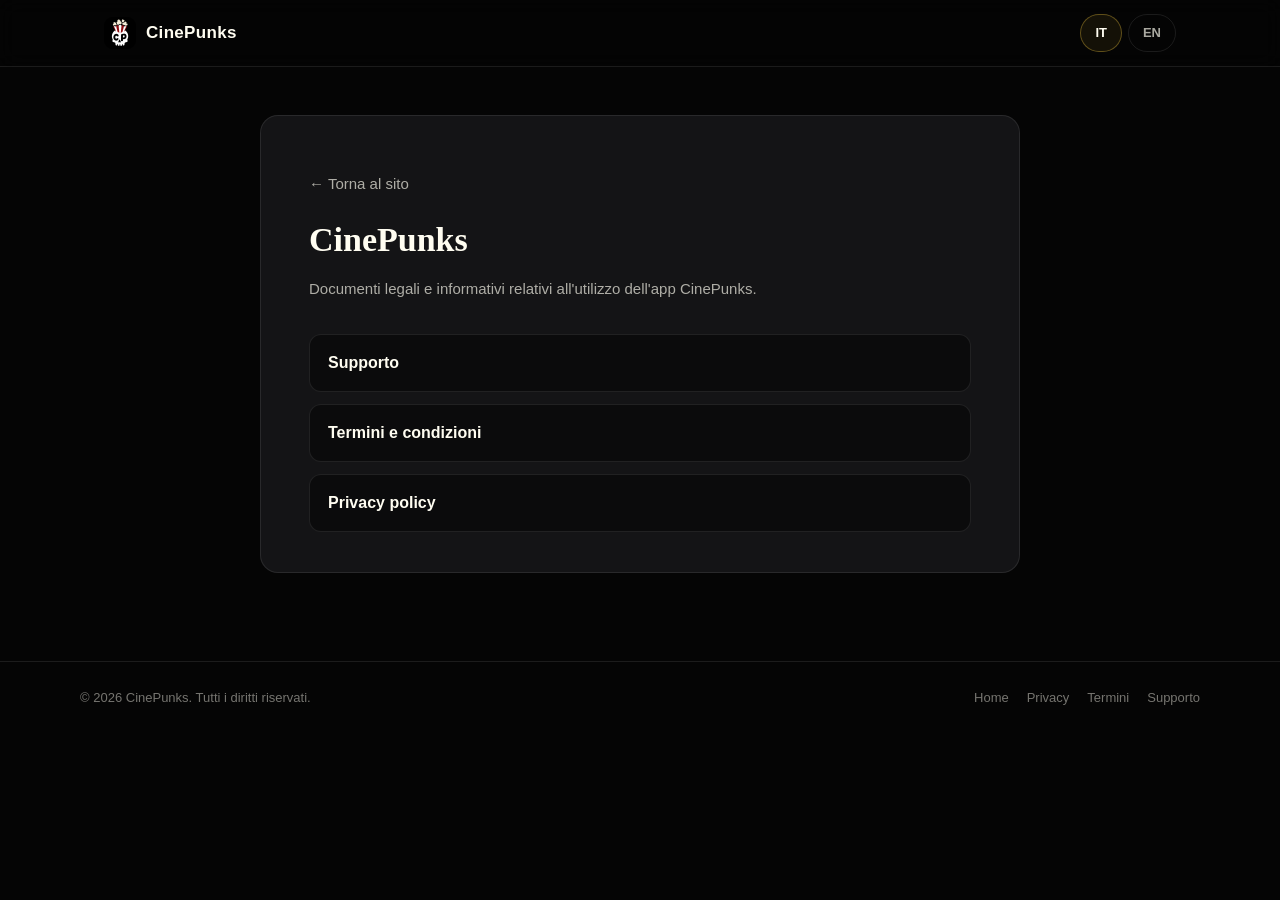
<file: legal/index.html>
<!doctype html>
<html lang="it">
<head>
<meta charset="UTF-8" />
<meta name="viewport" content="width=device-width, initial-scale=1.0" />
<title>CinePunks — Documenti legali</title>
<meta name="description" content="Documenti legali e informativi relativi all'utilizzo dell'app CinePunks: privacy, termini e supporto." />
<link rel="stylesheet" href="../styles.css" />
</head>
<body>

<header class="nav">
  <div class="nav-inner">
    <a class="brand" href="https://cinepunks.app/">
      <img class="brand-mark" src="../assets/icon.png" alt="CinePunks" />
      <span class="brand-name">CinePunks</span>
    </a>
    <div class="legal-lang-toggle">
      <a href="index.html" class="active">IT</a>
      <a href="index-en.html">EN</a>
    </div>
  </div>
</header>

<main class="legal-main">
  <div class="legal-card">
    <p class="legal-back"><a href="https://cinepunks.app/">← Torna al sito</a></p>
    <h1>CinePunks</h1>
    <p>Documenti legali e informativi relativi all'utilizzo dell'app CinePunks.</p>
    <nav class="legal-hub-links" aria-label="Documenti">
      <a href="support.html">Supporto</a>
      <a href="terms.html">Termini e condizioni</a>
      <a href="privacy.html">Privacy policy</a>
    </nav>
  </div>
</main>

<footer class="footer">
  <div class="footer-inner">
    <span>© <span id="year"></span> CinePunks. Tutti i diritti riservati.</span>
    <div class="footer-links">
      <a href="https://cinepunks.app/">Home</a>
      <a href="privacy.html">Privacy</a>
      <a href="terms.html">Termini</a>
      <a href="support.html">Supporto</a>
    </div>
  </div>
</footer>

<script src="legal.js"></script>
</body>
</html>
</file>
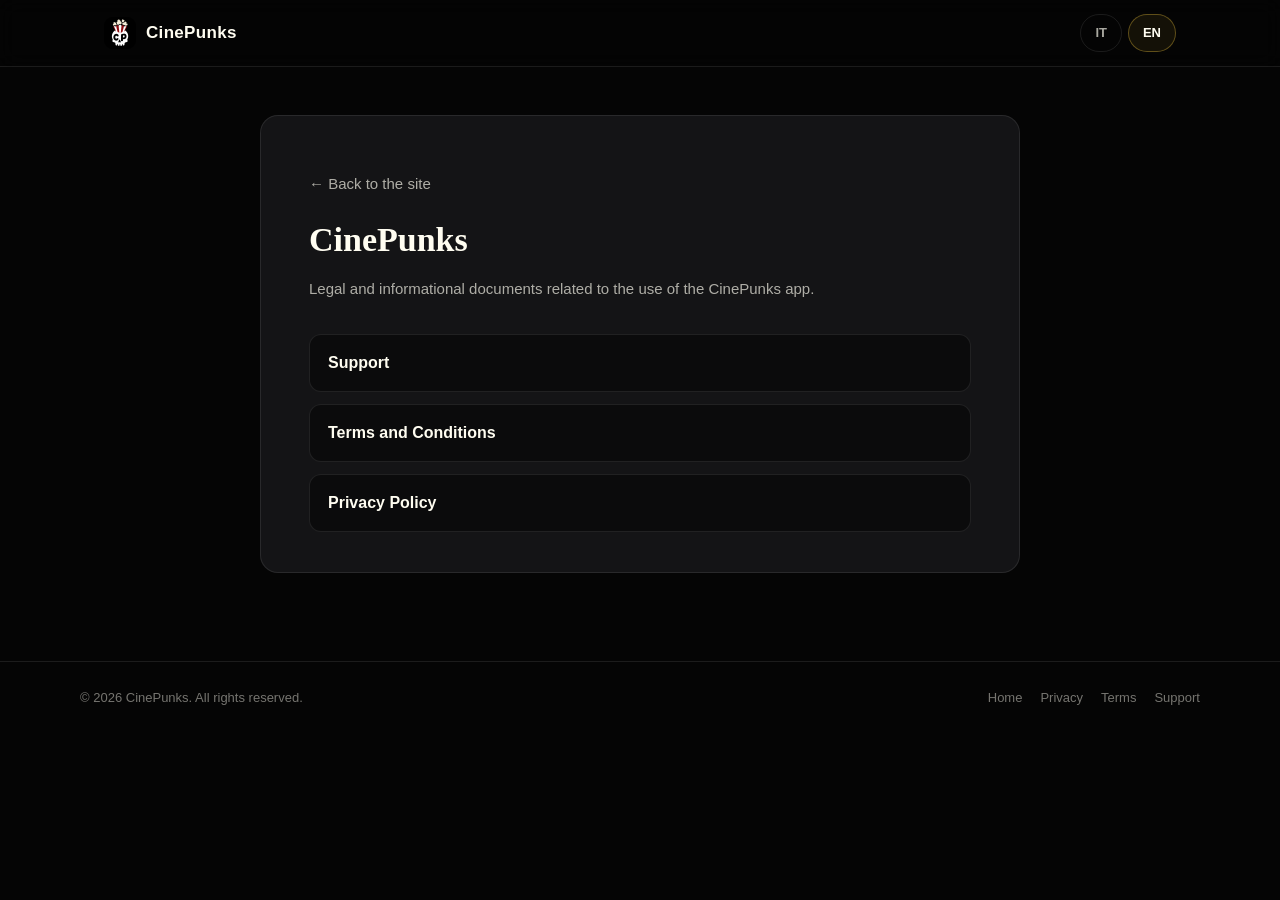
<file: legal/index-en.html>
<!doctype html>
<html lang="en">
<head>
<meta charset="UTF-8" />
<meta name="viewport" content="width=device-width, initial-scale=1.0" />
<title>CinePunks — Legal Documents</title>
<meta name="description" content="Legal and informational documents related to the use of the CinePunks app: privacy, terms and support." />
<link rel="stylesheet" href="../styles.css" />
</head>
<body>

<header class="nav">
  <div class="nav-inner">
    <a class="brand" href="https://cinepunks.app/">
      <img class="brand-mark" src="../assets/icon.png" alt="CinePunks" />
      <span class="brand-name">CinePunks</span>
    </a>
    <div class="legal-lang-toggle">
      <a href="index.html">IT</a>
      <a href="index-en.html" class="active">EN</a>
    </div>
  </div>
</header>

<main class="legal-main">
  <div class="legal-card">
    <p class="legal-back"><a href="https://cinepunks.app/">← Back to the site</a></p>
    <h1>CinePunks</h1>
    <p>Legal and informational documents related to the use of the CinePunks app.</p>
    <nav class="legal-hub-links" aria-label="Documents">
      <a href="support-en.html">Support</a>
      <a href="terms-en.html">Terms and Conditions</a>
      <a href="privacy-en.html">Privacy Policy</a>
    </nav>
  </div>
</main>

<footer class="footer">
  <div class="footer-inner">
    <span>© <span id="year"></span> CinePunks. All rights reserved.</span>
    <div class="footer-links">
      <a href="https://cinepunks.app/">Home</a>
      <a href="privacy-en.html">Privacy</a>
      <a href="terms-en.html">Terms</a>
      <a href="support-en.html">Support</a>
    </div>
  </div>
</footer>

<script src="legal.js"></script>
</body>
</html>
</file>
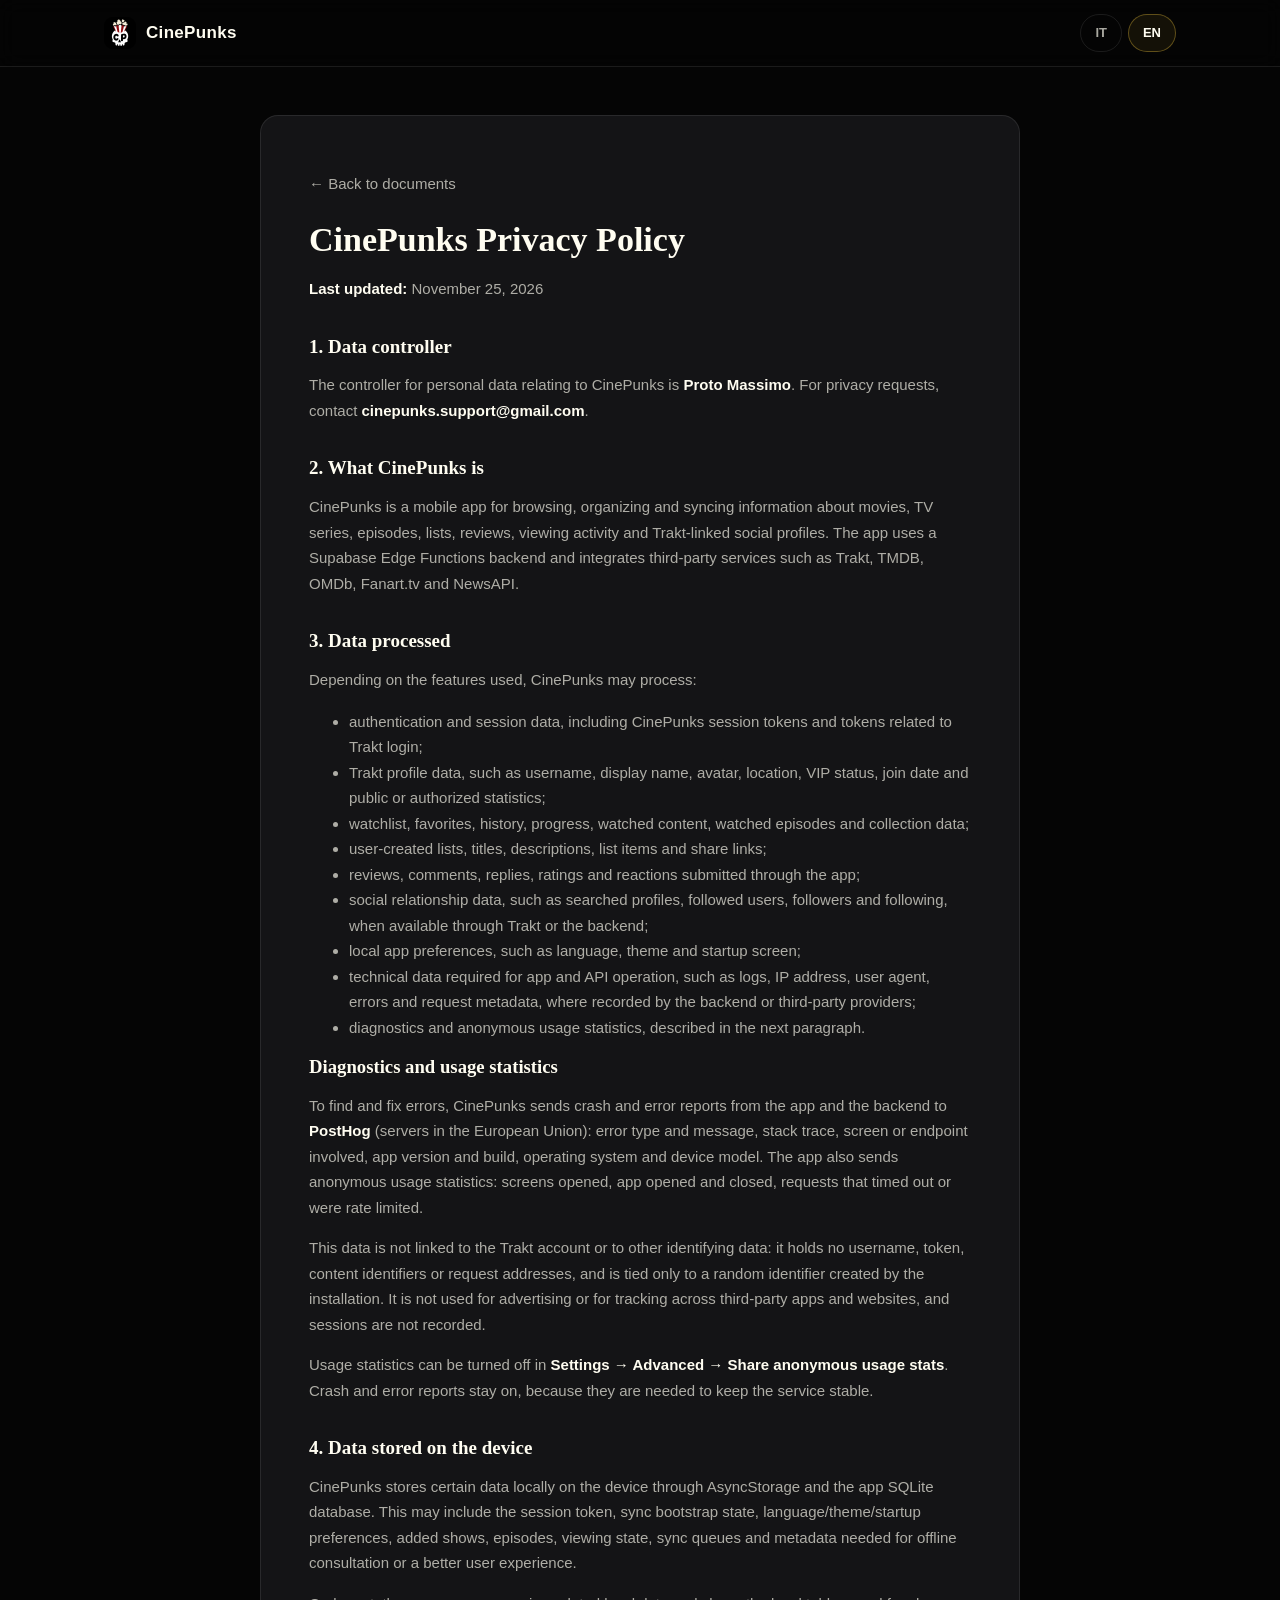
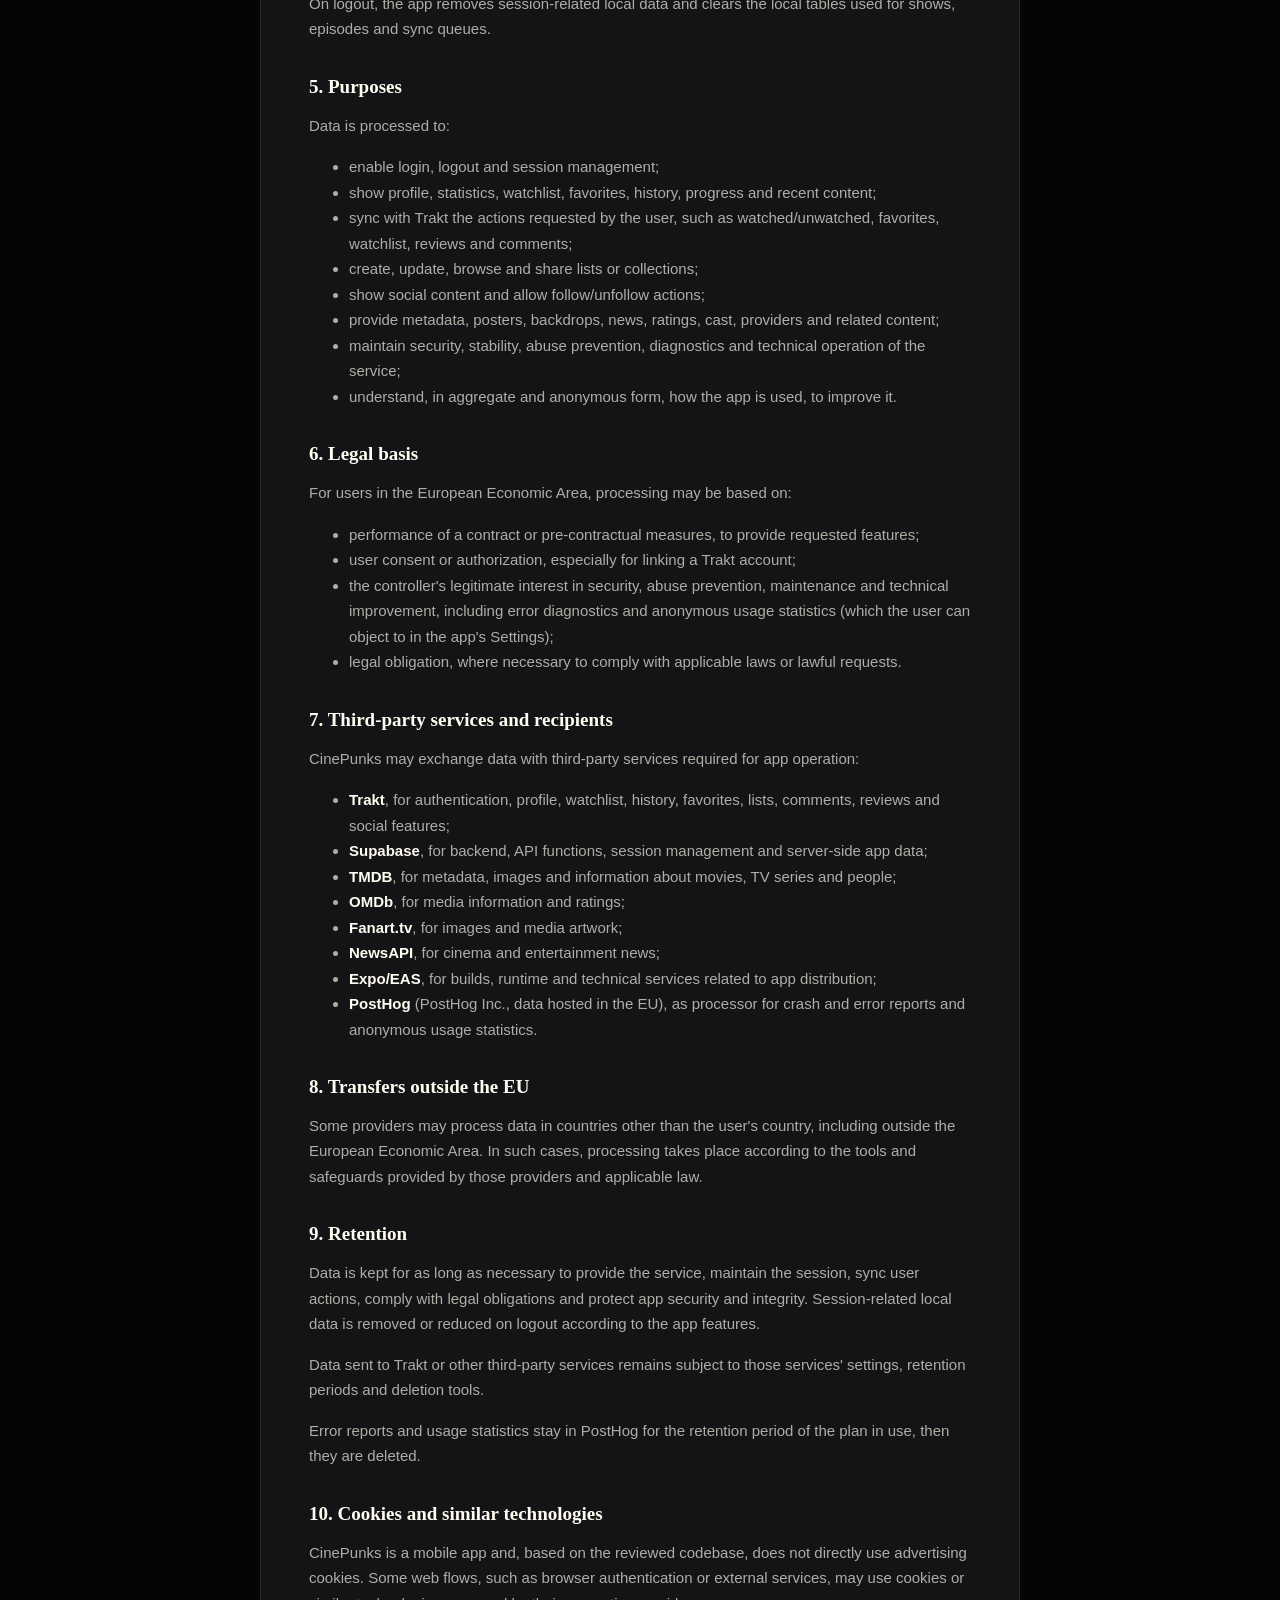
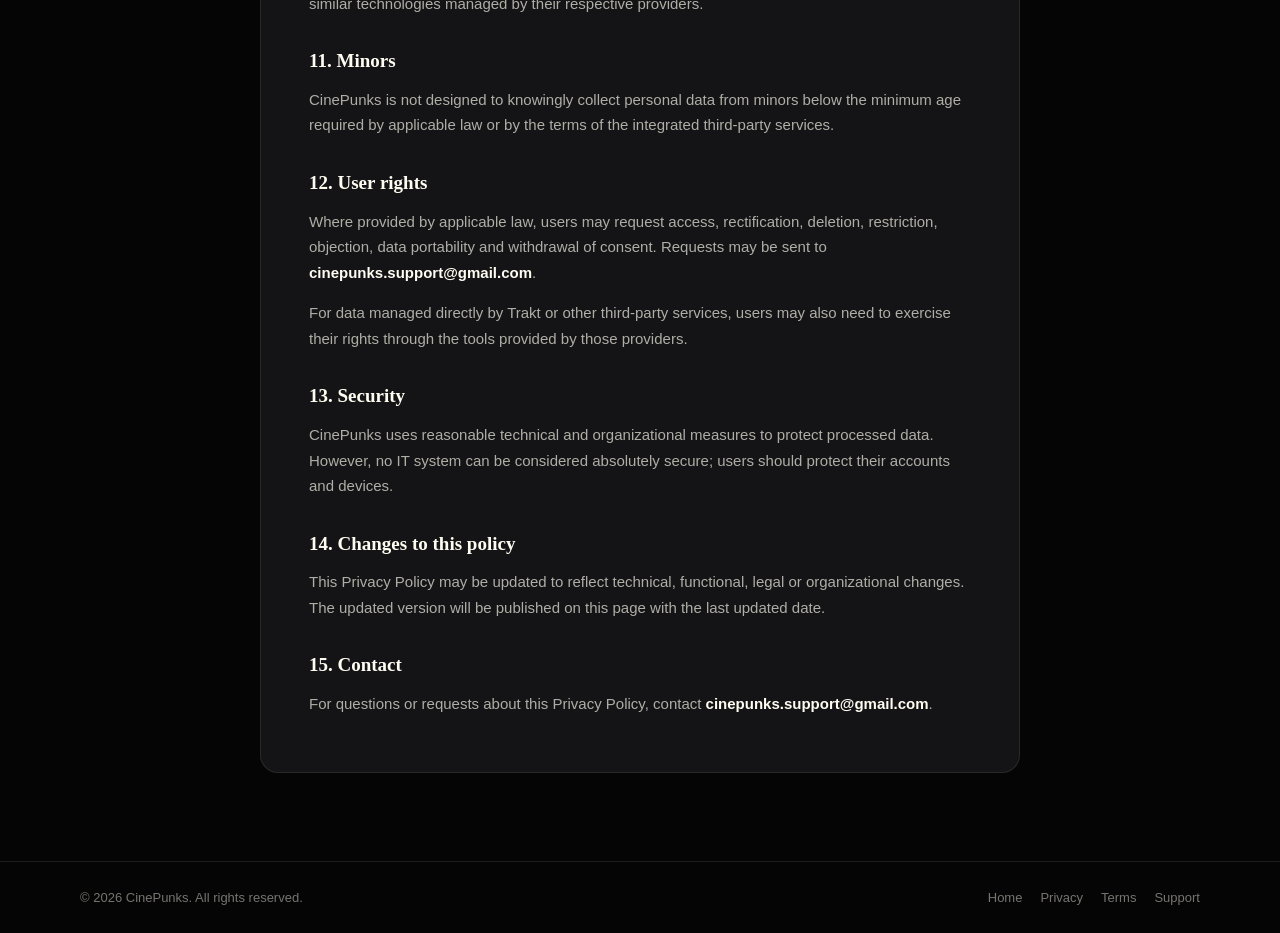
<file: legal/privacy-en.html>
<!doctype html>
<html lang="en">
<head>
<meta charset="UTF-8" />
<meta name="viewport" content="width=device-width, initial-scale=1.0" />
<title>Privacy Policy — CinePunks</title>
<meta name="description" content="CinePunks privacy policy: data processed, purposes, third-party services and user rights." />
<link rel="stylesheet" href="../styles.css" />
</head>
<body>

<header class="nav">
  <div class="nav-inner">
    <a class="brand" href="https://cinepunks.app/">
      <img class="brand-mark" src="../assets/icon.png" alt="CinePunks" />
      <span class="brand-name">CinePunks</span>
    </a>
    <div class="legal-lang-toggle">
      <a href="privacy.html">IT</a>
      <a href="privacy-en.html" class="active">EN</a>
    </div>
  </div>
</header>

<main class="legal-main">
  <div class="legal-card">
    <p class="legal-back"><a href="index-en.html">← Back to documents</a></p>
    <h1>CinePunks Privacy Policy</h1>
    <p><strong>Last updated:</strong> November 25, 2026</p>

    <h2>1. Data controller</h2>
    <p>
      The controller for personal data relating to CinePunks is <strong>Proto Massimo</strong>. For privacy
      requests, contact <strong>cinepunks.support@gmail.com</strong>.
    </p>

    <h2>2. What CinePunks is</h2>
    <p>
      CinePunks is a mobile app for browsing, organizing and syncing information about movies, TV
      series, episodes, lists, reviews, viewing activity and Trakt-linked social profiles. The app uses
      a Supabase Edge Functions backend and integrates third-party services such as Trakt, TMDB, OMDb,
      Fanart.tv and NewsAPI.
    </p>

    <h2>3. Data processed</h2>
    <p>Depending on the features used, CinePunks may process:</p>
    <ul>
      <li>authentication and session data, including CinePunks session tokens and tokens related to Trakt login;</li>
      <li>Trakt profile data, such as username, display name, avatar, location, VIP status, join date and public or authorized statistics;</li>
      <li>watchlist, favorites, history, progress, watched content, watched episodes and collection data;</li>
      <li>user-created lists, titles, descriptions, list items and share links;</li>
      <li>reviews, comments, replies, ratings and reactions submitted through the app;</li>
      <li>social relationship data, such as searched profiles, followed users, followers and following, when available through Trakt or the backend;</li>
      <li>local app preferences, such as language, theme and startup screen;</li>
      <li>technical data required for app and API operation, such as logs, IP address, user agent, errors and request metadata, where recorded by the backend or third-party providers;</li>
      <li>diagnostics and anonymous usage statistics, described in the next paragraph.</li>
    </ul>

    <h3>Diagnostics and usage statistics</h3>
    <p>
      To find and fix errors, CinePunks sends crash and error reports from the app and the backend to
      <strong>PostHog</strong> (servers in the European Union): error type and message, stack trace, screen
      or endpoint involved, app version and build, operating system and device model. The app also sends
      anonymous usage statistics: screens opened, app opened and closed, requests that timed out or were
      rate limited.
    </p>
    <p>
      This data is not linked to the Trakt account or to other identifying data: it holds no username,
      token, content identifiers or request addresses, and is tied only to a random identifier created
      by the installation. It is not used for advertising or for tracking across third-party apps and
      websites, and sessions are not recorded.
    </p>
    <p>
      Usage statistics can be turned off in <strong>Settings → Advanced → Share anonymous usage
      stats</strong>. Crash and error reports stay on, because they are needed to keep the service stable.
    </p>

    <h2>4. Data stored on the device</h2>
    <p>
      CinePunks stores certain data locally on the device through AsyncStorage and the app SQLite
      database. This may include the session token, sync bootstrap state, language/theme/startup
      preferences, added shows, episodes, viewing state, sync queues and metadata needed for offline
      consultation or a better user experience.
    </p>
    <p>
      On logout, the app removes session-related local data and clears the local tables used for shows,
      episodes and sync queues.
    </p>

    <h2>5. Purposes</h2>
    <p>Data is processed to:</p>
    <ul>
      <li>enable login, logout and session management;</li>
      <li>show profile, statistics, watchlist, favorites, history, progress and recent content;</li>
      <li>sync with Trakt the actions requested by the user, such as watched/unwatched, favorites, watchlist, reviews and comments;</li>
      <li>create, update, browse and share lists or collections;</li>
      <li>show social content and allow follow/unfollow actions;</li>
      <li>provide metadata, posters, backdrops, news, ratings, cast, providers and related content;</li>
      <li>maintain security, stability, abuse prevention, diagnostics and technical operation of the service;</li>
      <li>understand, in aggregate and anonymous form, how the app is used, to improve it.</li>
    </ul>

    <h2>6. Legal basis</h2>
    <p>For users in the European Economic Area, processing may be based on:</p>
    <ul>
      <li>performance of a contract or pre-contractual measures, to provide requested features;</li>
      <li>user consent or authorization, especially for linking a Trakt account;</li>
      <li>the controller's legitimate interest in security, abuse prevention, maintenance and technical improvement, including error diagnostics and anonymous usage statistics (which the user can object to in the app's Settings);</li>
      <li>legal obligation, where necessary to comply with applicable laws or lawful requests.</li>
    </ul>

    <h2>7. Third-party services and recipients</h2>
    <p>CinePunks may exchange data with third-party services required for app operation:</p>
    <ul>
      <li><strong>Trakt</strong>, for authentication, profile, watchlist, history, favorites, lists, comments, reviews and social features;</li>
      <li><strong>Supabase</strong>, for backend, API functions, session management and server-side app data;</li>
      <li><strong>TMDB</strong>, for metadata, images and information about movies, TV series and people;</li>
      <li><strong>OMDb</strong>, for media information and ratings;</li>
      <li><strong>Fanart.tv</strong>, for images and media artwork;</li>
      <li><strong>NewsAPI</strong>, for cinema and entertainment news;</li>
      <li><strong>Expo/EAS</strong>, for builds, runtime and technical services related to app distribution;</li>
      <li><strong>PostHog</strong> (PostHog Inc., data hosted in the EU), as processor for crash and error reports and anonymous usage statistics.</li>
    </ul>

    <h2>8. Transfers outside the EU</h2>
    <p>
      Some providers may process data in countries other than the user's country, including outside the
      European Economic Area. In such cases, processing takes place according to the tools and safeguards
      provided by those providers and applicable law.
    </p>

    <h2>9. Retention</h2>
    <p>
      Data is kept for as long as necessary to provide the service, maintain the session, sync user
      actions, comply with legal obligations and protect app security and integrity. Session-related
      local data is removed or reduced on logout according to the app features.
    </p>
    <p>
      Data sent to Trakt or other third-party services remains subject to those services' settings,
      retention periods and deletion tools.
    </p>
    <p>
      Error reports and usage statistics stay in PostHog for the retention period of the plan in use,
      then they are deleted.
    </p>

    <h2>10. Cookies and similar technologies</h2>
    <p>
      CinePunks is a mobile app and, based on the reviewed codebase, does not directly use advertising
      cookies. Some web flows, such as browser authentication or external services, may use cookies or
      similar technologies managed by their respective providers.
    </p>

    <h2>11. Minors</h2>
    <p>
      CinePunks is not designed to knowingly collect personal data from minors below the minimum age
      required by applicable law or by the terms of the integrated third-party services.
    </p>

    <h2>12. User rights</h2>
    <p>
      Where provided by applicable law, users may request access, rectification, deletion, restriction,
      objection, data portability and withdrawal of consent. Requests may be sent to
      <strong>cinepunks.support@gmail.com</strong>.
    </p>
    <p>
      For data managed directly by Trakt or other third-party services, users may also need to exercise
      their rights through the tools provided by those providers.
    </p>

    <h2>13. Security</h2>
    <p>
      CinePunks uses reasonable technical and organizational measures to protect processed data. However,
      no IT system can be considered absolutely secure; users should protect their accounts and devices.
    </p>

    <h2>14. Changes to this policy</h2>
    <p>
      This Privacy Policy may be updated to reflect technical, functional, legal or organizational
      changes. The updated version will be published on this page with the last updated date.
    </p>

    <h2>15. Contact</h2>
    <p>
      For questions or requests about this Privacy Policy, contact <strong>cinepunks.support@gmail.com</strong>.
    </p>
  </div>
</main>

<footer class="footer">
  <div class="footer-inner">
    <span>© <span id="year"></span> CinePunks. All rights reserved.</span>
    <div class="footer-links">
      <a href="https://cinepunks.app/">Home</a>
      <a href="privacy-en.html">Privacy</a>
      <a href="terms-en.html">Terms</a>
      <a href="support-en.html">Support</a>
    </div>
  </div>
</footer>

<script src="legal.js"></script>
</body>
</html>
</file>
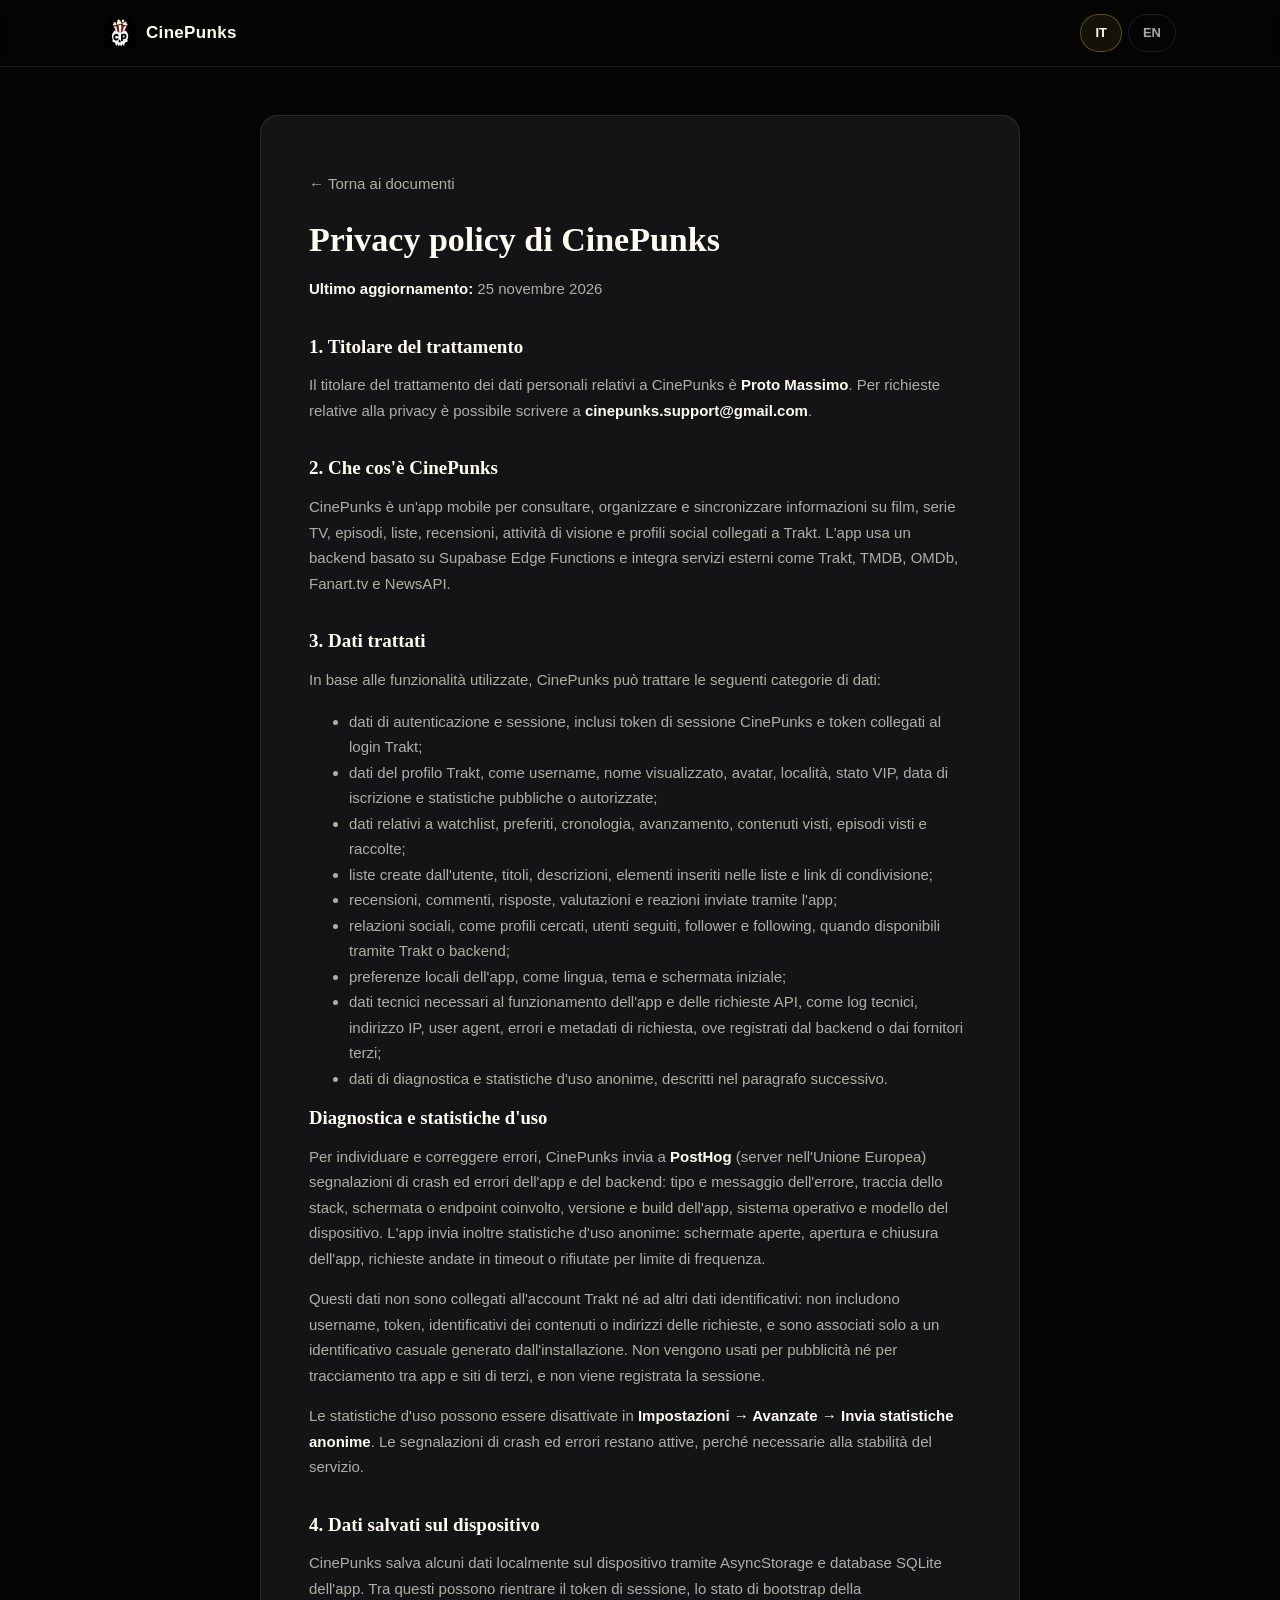
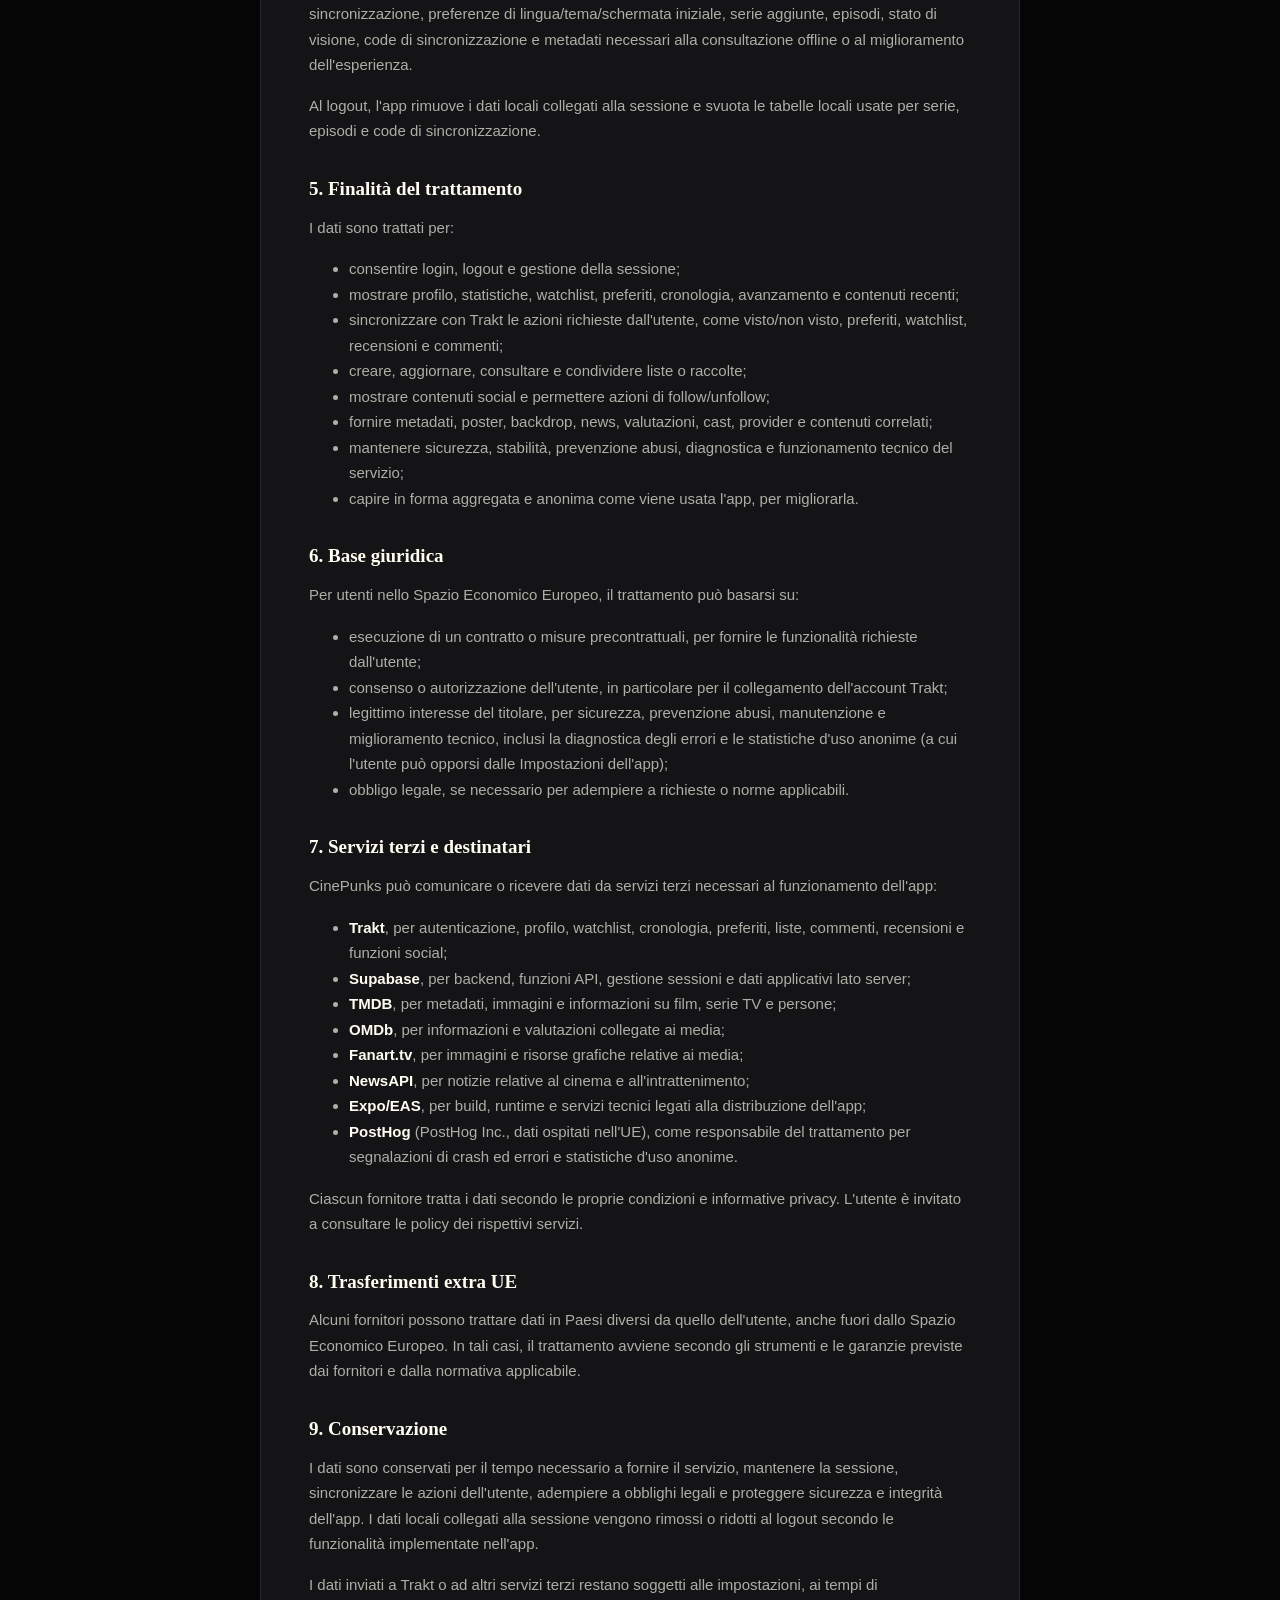
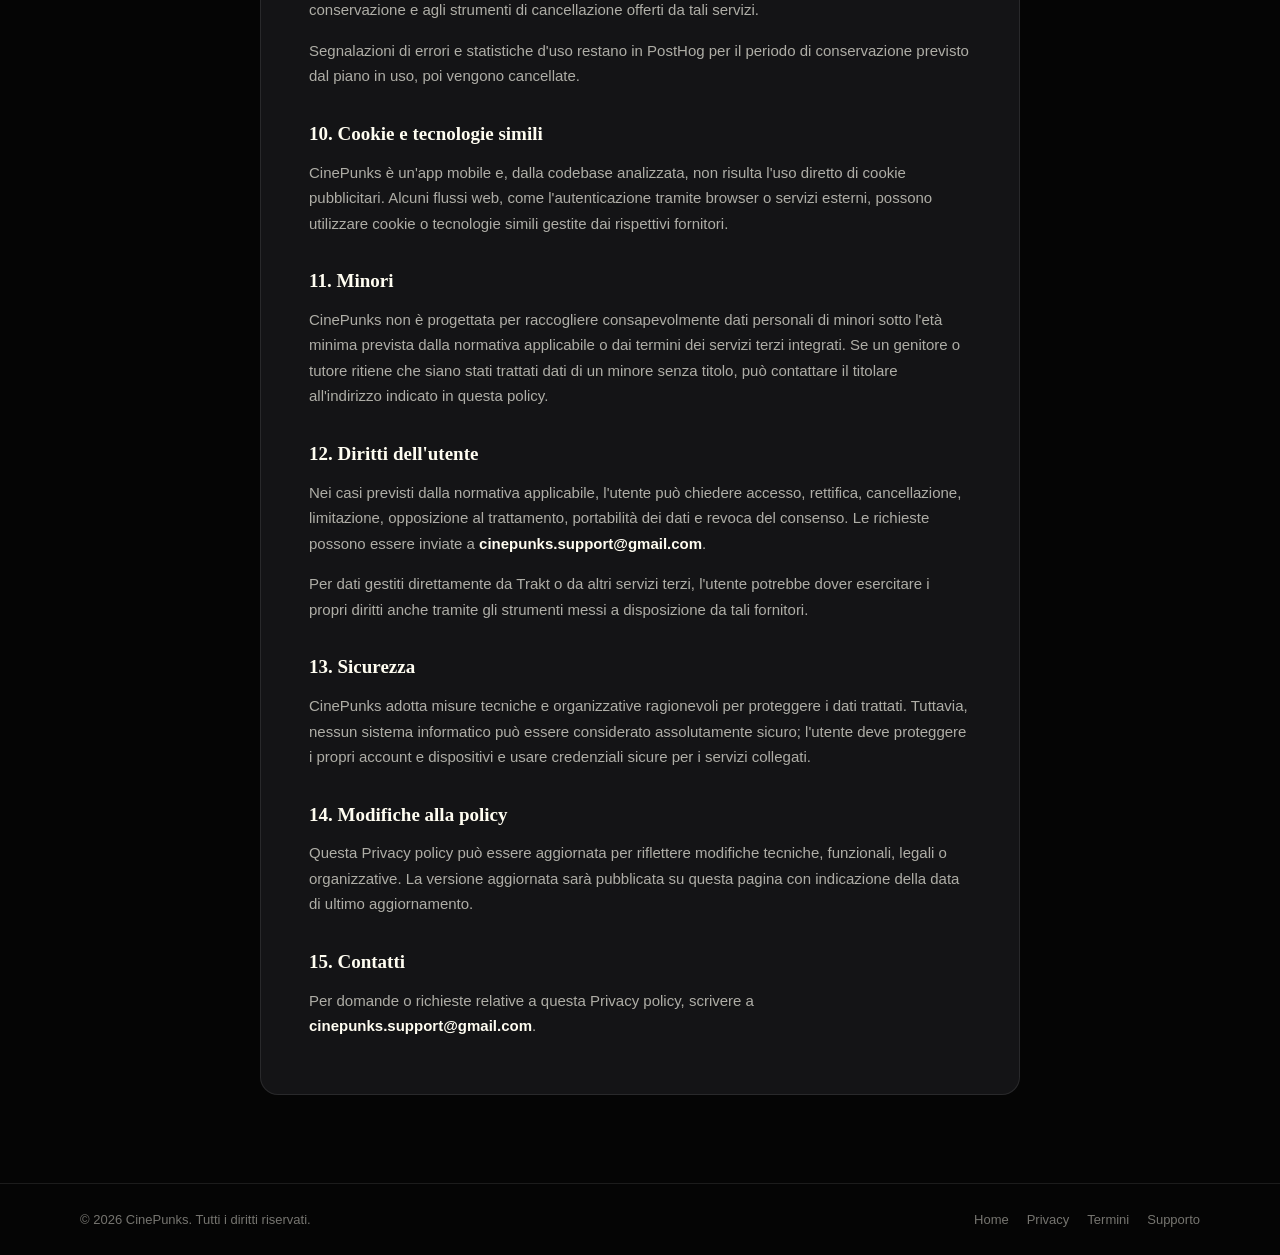
<file: legal/privacy.html>
<!doctype html>
<html lang="it">
<head>
<meta charset="UTF-8" />
<meta name="viewport" content="width=device-width, initial-scale=1.0" />
<title>Privacy policy — CinePunks</title>
<meta name="description" content="Privacy policy di CinePunks: dati trattati, finalità, servizi terzi e diritti dell'utente." />
<link rel="stylesheet" href="../styles.css" />
</head>
<body>

<header class="nav">
  <div class="nav-inner">
    <a class="brand" href="https://cinepunks.app/">
      <img class="brand-mark" src="../assets/icon.png" alt="CinePunks" />
      <span class="brand-name">CinePunks</span>
    </a>
    <div class="legal-lang-toggle">
      <a href="privacy.html" class="active">IT</a>
      <a href="privacy-en.html">EN</a>
    </div>
  </div>
</header>

<main class="legal-main">
  <div class="legal-card">
    <p class="legal-back"><a href="index.html">← Torna ai documenti</a></p>
    <h1>Privacy policy di CinePunks</h1>
    <p><strong>Ultimo aggiornamento:</strong> 25 novembre 2026</p>

    <h2>1. Titolare del trattamento</h2>
    <p>
      Il titolare del trattamento dei dati personali relativi a CinePunks è
      <strong>Proto Massimo</strong>. Per richieste relative alla privacy è possibile
      scrivere a <strong>cinepunks.support@gmail.com</strong>.
    </p>

    <h2>2. Che cos'è CinePunks</h2>
    <p>
      CinePunks è un'app mobile per consultare, organizzare e sincronizzare informazioni su film,
      serie TV, episodi, liste, recensioni, attività di visione e profili social collegati a Trakt.
      L'app usa un backend basato su Supabase Edge Functions e integra servizi esterni come Trakt,
      TMDB, OMDb, Fanart.tv e NewsAPI.
    </p>

    <h2>3. Dati trattati</h2>
    <p>In base alle funzionalità utilizzate, CinePunks può trattare le seguenti categorie di dati:</p>
    <ul>
      <li>dati di autenticazione e sessione, inclusi token di sessione CinePunks e token collegati al login Trakt;</li>
      <li>dati del profilo Trakt, come username, nome visualizzato, avatar, località, stato VIP, data di iscrizione e statistiche pubbliche o autorizzate;</li>
      <li>dati relativi a watchlist, preferiti, cronologia, avanzamento, contenuti visti, episodi visti e raccolte;</li>
      <li>liste create dall'utente, titoli, descrizioni, elementi inseriti nelle liste e link di condivisione;</li>
      <li>recensioni, commenti, risposte, valutazioni e reazioni inviate tramite l'app;</li>
      <li>relazioni sociali, come profili cercati, utenti seguiti, follower e following, quando disponibili tramite Trakt o backend;</li>
      <li>preferenze locali dell'app, come lingua, tema e schermata iniziale;</li>
      <li>dati tecnici necessari al funzionamento dell'app e delle richieste API, come log tecnici, indirizzo IP, user agent, errori e metadati di richiesta, ove registrati dal backend o dai fornitori terzi;</li>
      <li>dati di diagnostica e statistiche d'uso anonime, descritti nel paragrafo successivo.</li>
    </ul>

    <h3>Diagnostica e statistiche d'uso</h3>
    <p>
      Per individuare e correggere errori, CinePunks invia a <strong>PostHog</strong> (server nell'Unione
      Europea) segnalazioni di crash ed errori dell'app e del backend: tipo e messaggio dell'errore,
      traccia dello stack, schermata o endpoint coinvolto, versione e build dell'app, sistema operativo e
      modello del dispositivo. L'app invia inoltre statistiche d'uso anonime: schermate aperte, apertura e
      chiusura dell'app, richieste andate in timeout o rifiutate per limite di frequenza.
    </p>
    <p>
      Questi dati non sono collegati all'account Trakt né ad altri dati identificativi: non includono
      username, token, identificativi dei contenuti o indirizzi delle richieste, e sono associati solo a un
      identificativo casuale generato dall'installazione. Non vengono usati per pubblicità né per
      tracciamento tra app e siti di terzi, e non viene registrata la sessione.
    </p>
    <p>
      Le statistiche d'uso possono essere disattivate in <strong>Impostazioni → Avanzate → Invia
      statistiche anonime</strong>. Le segnalazioni di crash ed errori restano attive, perché
      necessarie alla stabilità del servizio.
    </p>

    <h2>4. Dati salvati sul dispositivo</h2>
    <p>
      CinePunks salva alcuni dati localmente sul dispositivo tramite AsyncStorage e database SQLite
      dell'app. Tra questi possono rientrare il token di sessione, lo stato di bootstrap della
      sincronizzazione, preferenze di lingua/tema/schermata iniziale, serie aggiunte, episodi,
      stato di visione, code di sincronizzazione e metadati necessari alla consultazione offline o
      al miglioramento dell'esperienza.
    </p>
    <p>
      Al logout, l'app rimuove i dati locali collegati alla sessione e svuota le tabelle locali usate
      per serie, episodi e code di sincronizzazione.
    </p>

    <h2>5. Finalità del trattamento</h2>
    <p>I dati sono trattati per:</p>
    <ul>
      <li>consentire login, logout e gestione della sessione;</li>
      <li>mostrare profilo, statistiche, watchlist, preferiti, cronologia, avanzamento e contenuti recenti;</li>
      <li>sincronizzare con Trakt le azioni richieste dall'utente, come visto/non visto, preferiti, watchlist, recensioni e commenti;</li>
      <li>creare, aggiornare, consultare e condividere liste o raccolte;</li>
      <li>mostrare contenuti social e permettere azioni di follow/unfollow;</li>
      <li>fornire metadati, poster, backdrop, news, valutazioni, cast, provider e contenuti correlati;</li>
      <li>mantenere sicurezza, stabilità, prevenzione abusi, diagnostica e funzionamento tecnico del servizio;</li>
      <li>capire in forma aggregata e anonima come viene usata l'app, per migliorarla.</li>
    </ul>

    <h2>6. Base giuridica</h2>
    <p>
      Per utenti nello Spazio Economico Europeo, il trattamento può basarsi su:
    </p>
    <ul>
      <li>esecuzione di un contratto o misure precontrattuali, per fornire le funzionalità richieste dall'utente;</li>
      <li>consenso o autorizzazione dell'utente, in particolare per il collegamento dell'account Trakt;</li>
      <li>legittimo interesse del titolare, per sicurezza, prevenzione abusi, manutenzione e miglioramento tecnico, inclusi la diagnostica degli errori e le statistiche d'uso anonime (a cui l'utente può opporsi dalle Impostazioni dell'app);</li>
      <li>obbligo legale, se necessario per adempiere a richieste o norme applicabili.</li>
    </ul>

    <h2>7. Servizi terzi e destinatari</h2>
    <p>
      CinePunks può comunicare o ricevere dati da servizi terzi necessari al funzionamento dell'app:
    </p>
    <ul>
      <li><strong>Trakt</strong>, per autenticazione, profilo, watchlist, cronologia, preferiti, liste, commenti, recensioni e funzioni social;</li>
      <li><strong>Supabase</strong>, per backend, funzioni API, gestione sessioni e dati applicativi lato server;</li>
      <li><strong>TMDB</strong>, per metadati, immagini e informazioni su film, serie TV e persone;</li>
      <li><strong>OMDb</strong>, per informazioni e valutazioni collegate ai media;</li>
      <li><strong>Fanart.tv</strong>, per immagini e risorse grafiche relative ai media;</li>
      <li><strong>NewsAPI</strong>, per notizie relative al cinema e all'intrattenimento;</li>
      <li><strong>Expo/EAS</strong>, per build, runtime e servizi tecnici legati alla distribuzione dell'app;</li>
      <li><strong>PostHog</strong> (PostHog Inc., dati ospitati nell'UE), come responsabile del trattamento per segnalazioni di crash ed errori e statistiche d'uso anonime.</li>
    </ul>
    <p>
      Ciascun fornitore tratta i dati secondo le proprie condizioni e informative privacy. L'utente è
      invitato a consultare le policy dei rispettivi servizi.
    </p>

    <h2>8. Trasferimenti extra UE</h2>
    <p>
      Alcuni fornitori possono trattare dati in Paesi diversi da quello dell'utente, anche fuori dallo
      Spazio Economico Europeo. In tali casi, il trattamento avviene secondo gli strumenti e le garanzie
      previste dai fornitori e dalla normativa applicabile.
    </p>

    <h2>9. Conservazione</h2>
    <p>
      I dati sono conservati per il tempo necessario a fornire il servizio, mantenere la sessione,
      sincronizzare le azioni dell'utente, adempiere a obblighi legali e proteggere sicurezza e integrità
      dell'app. I dati locali collegati alla sessione vengono rimossi o ridotti al logout secondo le
      funzionalità implementate nell'app.
    </p>
    <p>
      I dati inviati a Trakt o ad altri servizi terzi restano soggetti alle impostazioni, ai tempi di
      conservazione e agli strumenti di cancellazione offerti da tali servizi.
    </p>
    <p>
      Segnalazioni di errori e statistiche d'uso restano in PostHog per il periodo di conservazione
      previsto dal piano in uso, poi vengono cancellate.
    </p>

    <h2>10. Cookie e tecnologie simili</h2>
    <p>
      CinePunks è un'app mobile e, dalla codebase analizzata, non risulta l'uso diretto di cookie
      pubblicitari. Alcuni flussi web, come l'autenticazione tramite browser o servizi esterni, possono
      utilizzare cookie o tecnologie simili gestite dai rispettivi fornitori.
    </p>

    <h2>11. Minori</h2>
    <p>
      CinePunks non è progettata per raccogliere consapevolmente dati personali di minori sotto l'età
      minima prevista dalla normativa applicabile o dai termini dei servizi terzi integrati. Se un
      genitore o tutore ritiene che siano stati trattati dati di un minore senza titolo, può contattare
      il titolare all'indirizzo indicato in questa policy.
    </p>

    <h2>12. Diritti dell'utente</h2>
    <p>
      Nei casi previsti dalla normativa applicabile, l'utente può chiedere accesso, rettifica,
      cancellazione, limitazione, opposizione al trattamento, portabilità dei dati e revoca del consenso.
      Le richieste possono essere inviate a <strong>cinepunks.support@gmail.com</strong>.
    </p>
    <p>
      Per dati gestiti direttamente da Trakt o da altri servizi terzi, l'utente potrebbe dover esercitare
      i propri diritti anche tramite gli strumenti messi a disposizione da tali fornitori.
    </p>

    <h2>13. Sicurezza</h2>
    <p>
      CinePunks adotta misure tecniche e organizzative ragionevoli per proteggere i dati trattati.
      Tuttavia, nessun sistema informatico può essere considerato assolutamente sicuro; l'utente deve
      proteggere i propri account e dispositivi e usare credenziali sicure per i servizi collegati.
    </p>

    <h2>14. Modifiche alla policy</h2>
    <p>
      Questa Privacy policy può essere aggiornata per riflettere modifiche tecniche, funzionali, legali
      o organizzative. La versione aggiornata sarà pubblicata su questa pagina con indicazione della data
      di ultimo aggiornamento.
    </p>

    <h2>15. Contatti</h2>
    <p>
      Per domande o richieste relative a questa Privacy policy, scrivere a
      <strong>cinepunks.support@gmail.com</strong>.
    </p>
  </div>
</main>

<footer class="footer">
  <div class="footer-inner">
    <span>© <span id="year"></span> CinePunks. Tutti i diritti riservati.</span>
    <div class="footer-links">
      <a href="https://cinepunks.app/">Home</a>
      <a href="privacy.html">Privacy</a>
      <a href="terms.html">Termini</a>
      <a href="support.html">Supporto</a>
    </div>
  </div>
</footer>

<script src="legal.js"></script>
</body>
</html>
</file>
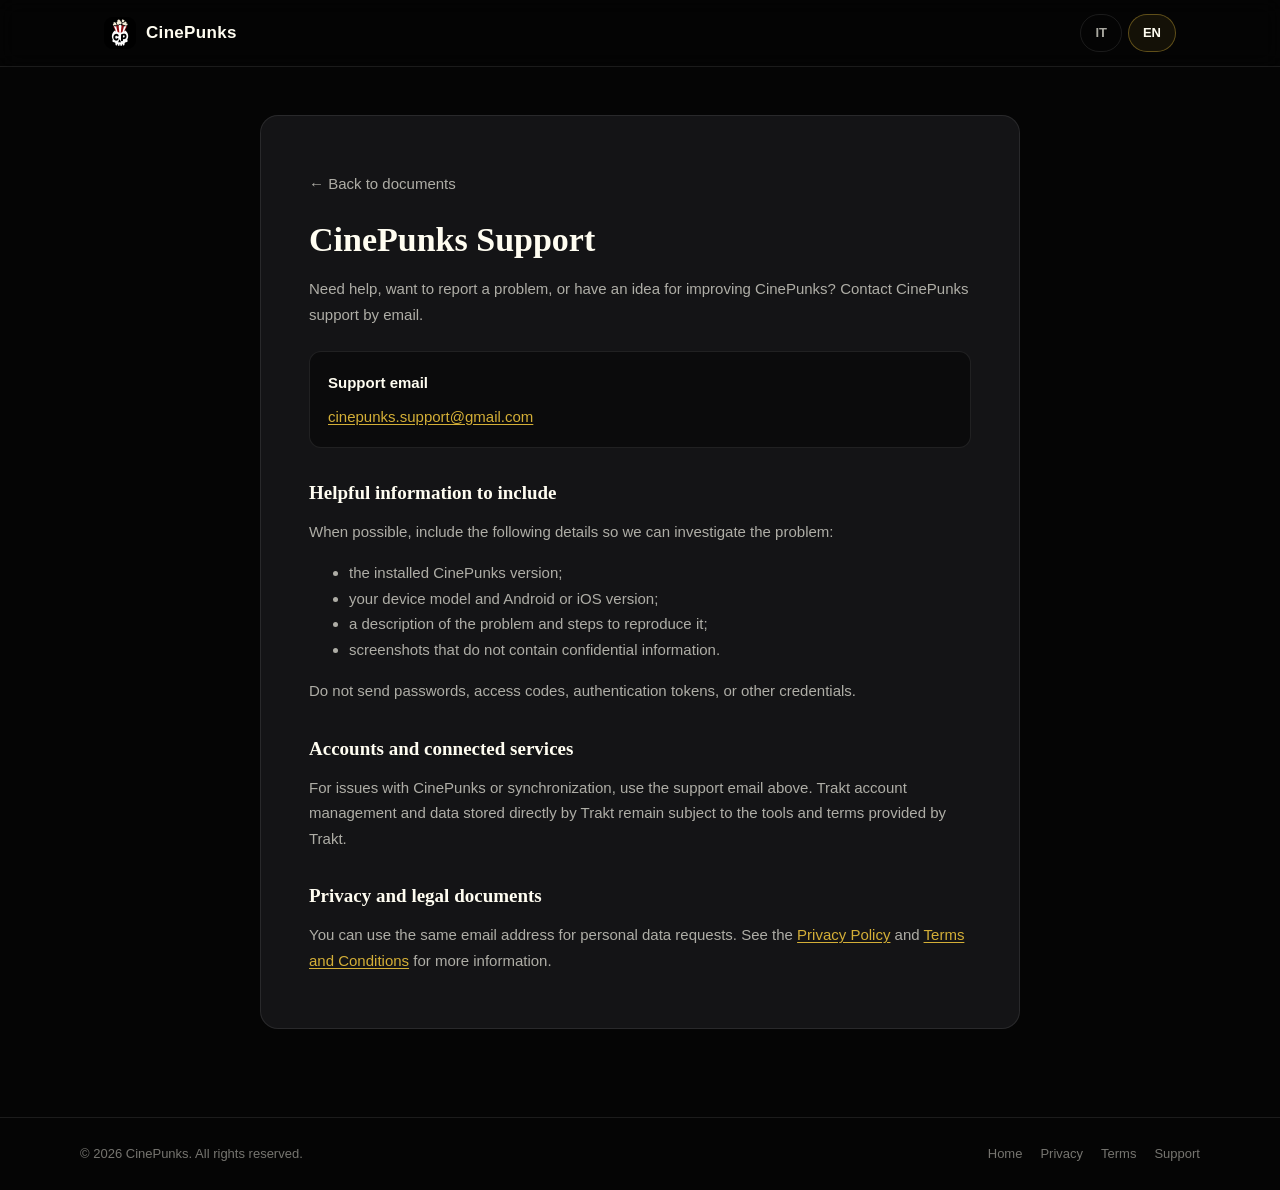
<file: legal/support-en.html>
<!doctype html>
<html lang="en">
<head>
<meta charset="UTF-8" />
<meta name="viewport" content="width=device-width, initial-scale=1.0" />
<title>Support — CinePunks</title>
<meta name="description" content="Support and contact information for the CinePunks app." />
<link rel="stylesheet" href="../styles.css" />
</head>
<body>

<header class="nav">
  <div class="nav-inner">
    <a class="brand" href="https://cinepunks.app/">
      <img class="brand-mark" src="../assets/icon.png" alt="CinePunks" />
      <span class="brand-name">CinePunks</span>
    </a>
    <div class="legal-lang-toggle">
      <a href="support.html">IT</a>
      <a href="support-en.html" class="active">EN</a>
    </div>
  </div>
</header>

<main class="legal-main">
  <div class="legal-card">
    <p class="legal-back"><a href="index-en.html">← Back to documents</a></p>
    <h1>CinePunks Support</h1>
    <p>
      Need help, want to report a problem, or have an idea for improving CinePunks?
      Contact CinePunks support by email.
    </p>

    <div class="contact-card">
      <p><strong>Support email</strong></p>
      <p>
        <a href="mailto:cinepunks.support@gmail.com?subject=CinePunks%20Support">cinepunks.support@gmail.com</a>
      </p>
    </div>

    <h2>Helpful information to include</h2>
    <p>When possible, include the following details so we can investigate the problem:</p>
    <ul>
      <li>the installed CinePunks version;</li>
      <li>your device model and Android or iOS version;</li>
      <li>a description of the problem and steps to reproduce it;</li>
      <li>screenshots that do not contain confidential information.</li>
    </ul>

    <p>
      Do not send passwords, access codes, authentication tokens, or other credentials.
    </p>

    <h2>Accounts and connected services</h2>
    <p>
      For issues with CinePunks or synchronization, use the support email above. Trakt account
      management and data stored directly by Trakt remain subject to the tools and terms provided
      by Trakt.
    </p>

    <h2>Privacy and legal documents</h2>
    <p>
      You can use the same email address for personal data requests. See the
      <a href="privacy-en.html">Privacy Policy</a> and
      <a href="terms-en.html">Terms and Conditions</a> for more information.
    </p>
  </div>
</main>

<footer class="footer">
  <div class="footer-inner">
    <span>© <span id="year"></span> CinePunks. All rights reserved.</span>
    <div class="footer-links">
      <a href="https://cinepunks.app/">Home</a>
      <a href="privacy-en.html">Privacy</a>
      <a href="terms-en.html">Terms</a>
      <a href="support-en.html">Support</a>
    </div>
  </div>
</footer>

<script src="legal.js"></script>
</body>
</html>
</file>
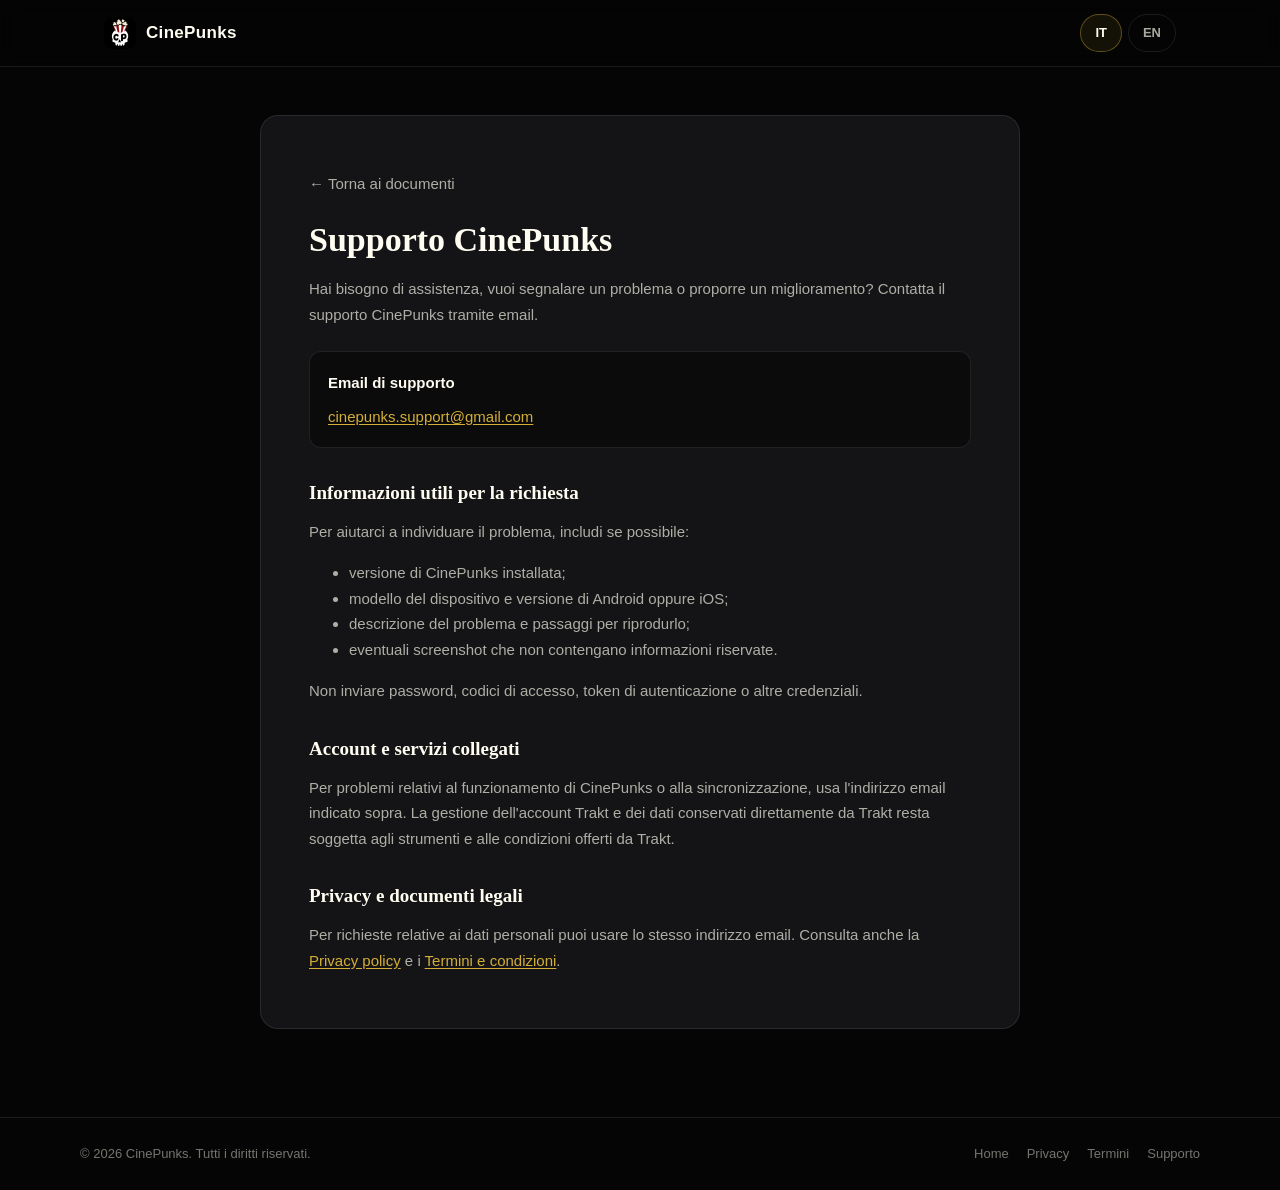
<file: legal/support.html>
<!doctype html>
<html lang="it">
<head>
<meta charset="UTF-8" />
<meta name="viewport" content="width=device-width, initial-scale=1.0" />
<title>Supporto — CinePunks</title>
<meta name="description" content="Assistenza e contatti per l'app CinePunks." />
<link rel="stylesheet" href="../styles.css" />
</head>
<body>

<header class="nav">
  <div class="nav-inner">
    <a class="brand" href="https://cinepunks.app/">
      <img class="brand-mark" src="../assets/icon.png" alt="CinePunks" />
      <span class="brand-name">CinePunks</span>
    </a>
    <div class="legal-lang-toggle">
      <a href="support.html" class="active">IT</a>
      <a href="support-en.html">EN</a>
    </div>
  </div>
</header>

<main class="legal-main">
  <div class="legal-card">
    <p class="legal-back"><a href="index.html">← Torna ai documenti</a></p>
    <h1>Supporto CinePunks</h1>
    <p>
      Hai bisogno di assistenza, vuoi segnalare un problema o proporre un miglioramento?
      Contatta il supporto CinePunks tramite email.
    </p>

    <div class="contact-card">
      <p><strong>Email di supporto</strong></p>
      <p>
        <a href="mailto:cinepunks.support@gmail.com?subject=Supporto%20CinePunks">cinepunks.support@gmail.com</a>
      </p>
    </div>

    <h2>Informazioni utili per la richiesta</h2>
    <p>Per aiutarci a individuare il problema, includi se possibile:</p>
    <ul>
      <li>versione di CinePunks installata;</li>
      <li>modello del dispositivo e versione di Android oppure iOS;</li>
      <li>descrizione del problema e passaggi per riprodurlo;</li>
      <li>eventuali screenshot che non contengano informazioni riservate.</li>
    </ul>

    <p>
      Non inviare password, codici di accesso, token di autenticazione o altre credenziali.
    </p>

    <h2>Account e servizi collegati</h2>
    <p>
      Per problemi relativi al funzionamento di CinePunks o alla sincronizzazione, usa l'indirizzo
      email indicato sopra. La gestione dell'account Trakt e dei dati conservati direttamente da
      Trakt resta soggetta agli strumenti e alle condizioni offerti da Trakt.
    </p>

    <h2>Privacy e documenti legali</h2>
    <p>
      Per richieste relative ai dati personali puoi usare lo stesso indirizzo email.
      Consulta anche la <a href="privacy.html">Privacy policy</a> e i
      <a href="terms.html">Termini e condizioni</a>.
    </p>
  </div>
</main>

<footer class="footer">
  <div class="footer-inner">
    <span>© <span id="year"></span> CinePunks. Tutti i diritti riservati.</span>
    <div class="footer-links">
      <a href="https://cinepunks.app/">Home</a>
      <a href="privacy.html">Privacy</a>
      <a href="terms.html">Termini</a>
      <a href="support.html">Supporto</a>
    </div>
  </div>
</footer>

<script src="legal.js"></script>
</body>
</html>
</file>
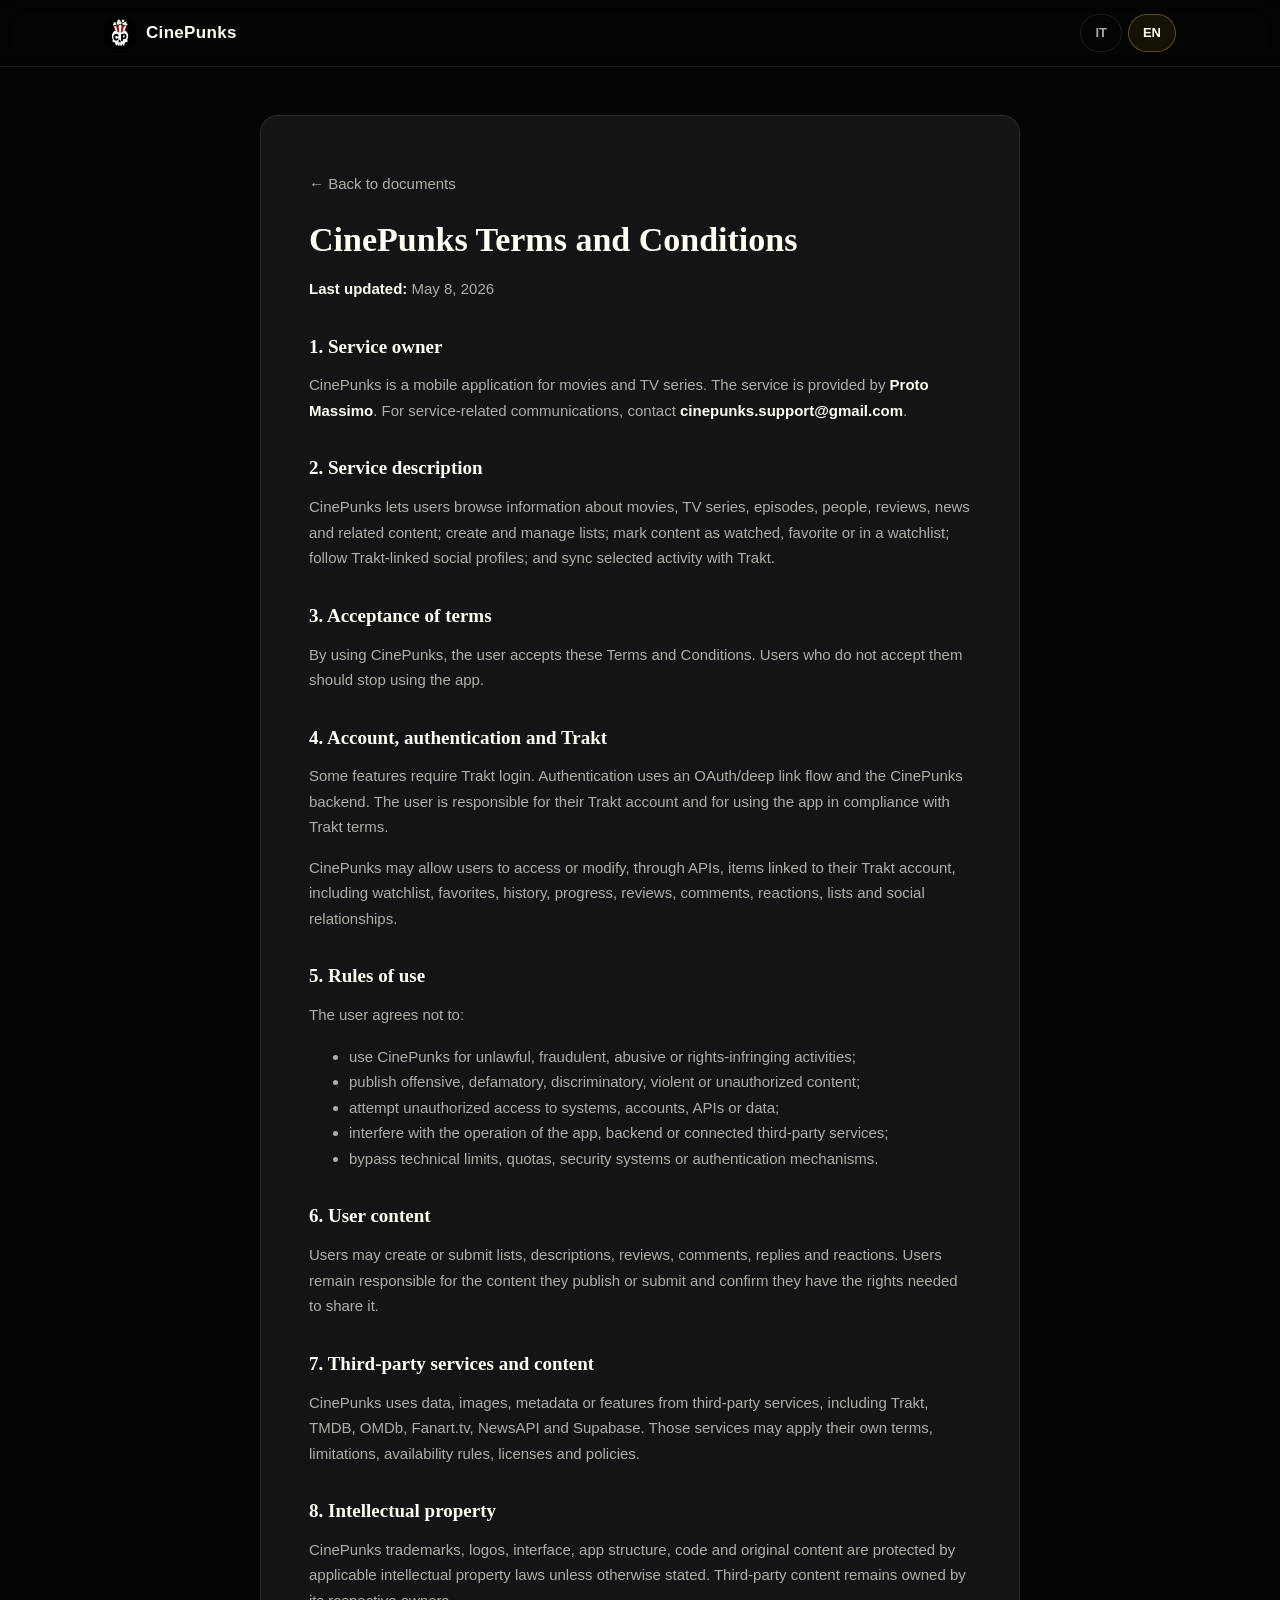
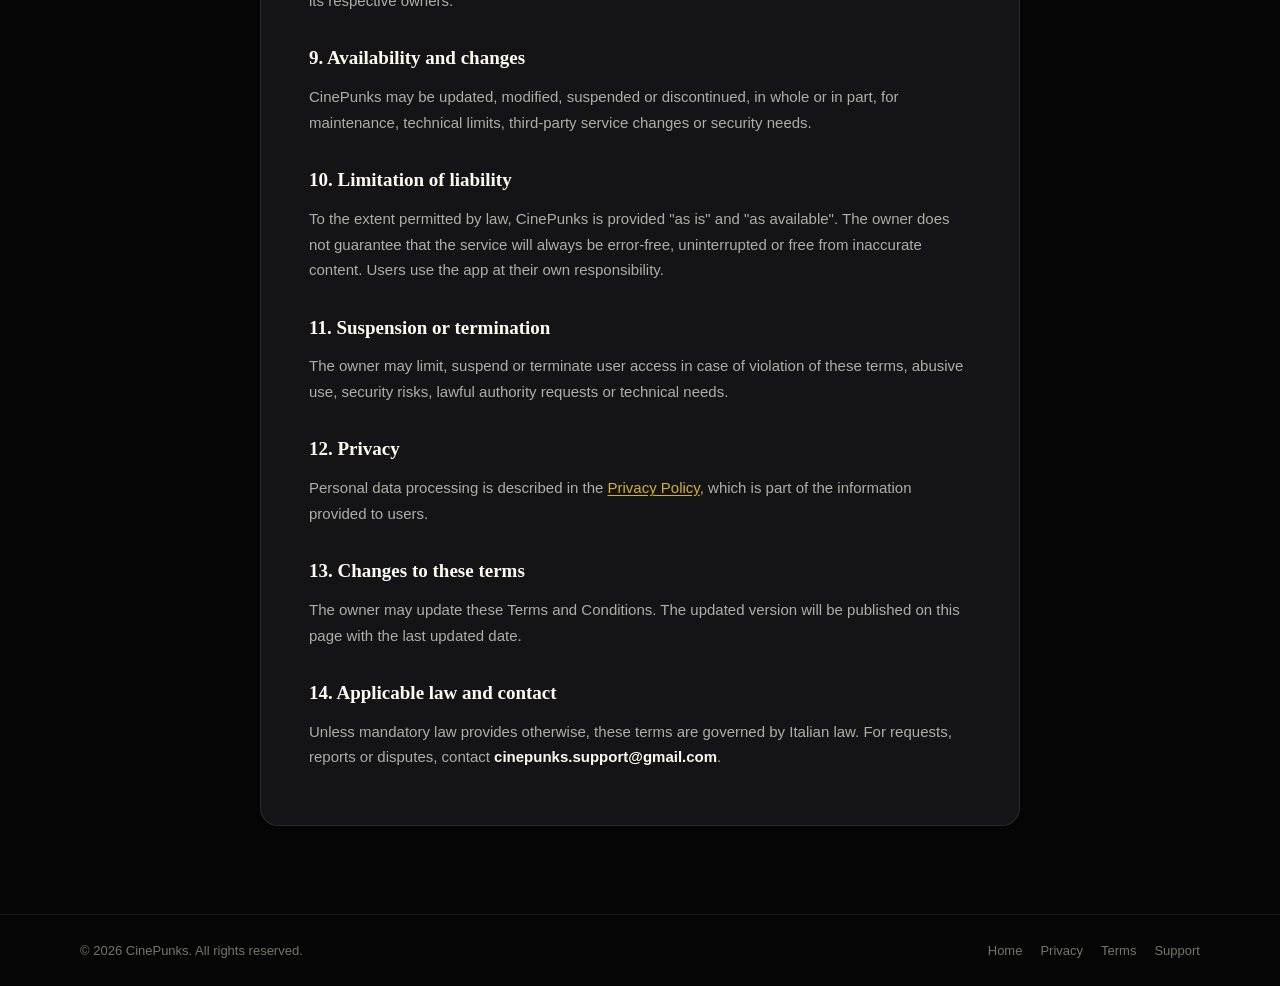
<file: legal/terms-en.html>
<!doctype html>
<html lang="en">
<head>
<meta charset="UTF-8" />
<meta name="viewport" content="width=device-width, initial-scale=1.0" />
<title>Terms and Conditions — CinePunks</title>
<meta name="description" content="Terms and conditions for using the CinePunks app." />
<link rel="stylesheet" href="../styles.css" />
</head>
<body>

<header class="nav">
  <div class="nav-inner">
    <a class="brand" href="https://cinepunks.app/">
      <img class="brand-mark" src="../assets/icon.png" alt="CinePunks" />
      <span class="brand-name">CinePunks</span>
    </a>
    <div class="legal-lang-toggle">
      <a href="terms.html">IT</a>
      <a href="terms-en.html" class="active">EN</a>
    </div>
  </div>
</header>

<main class="legal-main">
  <div class="legal-card">
    <p class="legal-back"><a href="index-en.html">← Back to documents</a></p>
    <h1>CinePunks Terms and Conditions</h1>
    <p><strong>Last updated:</strong> May 8, 2026</p>

    <h2>1. Service owner</h2>
    <p>
      CinePunks is a mobile application for movies and TV series. The service is provided by
      <strong>Proto Massimo</strong>. For service-related communications, contact
      <strong>cinepunks.support@gmail.com</strong>.
    </p>

    <h2>2. Service description</h2>
    <p>
      CinePunks lets users browse information about movies, TV series, episodes, people, reviews,
      news and related content; create and manage lists; mark content as watched, favorite or in a
      watchlist; follow Trakt-linked social profiles; and sync selected activity with Trakt.
    </p>

    <h2>3. Acceptance of terms</h2>
    <p>
      By using CinePunks, the user accepts these Terms and Conditions. Users who do not accept them
      should stop using the app.
    </p>

    <h2>4. Account, authentication and Trakt</h2>
    <p>
      Some features require Trakt login. Authentication uses an OAuth/deep link flow and the CinePunks
      backend. The user is responsible for their Trakt account and for using the app in compliance with
      Trakt terms.
    </p>
    <p>
      CinePunks may allow users to access or modify, through APIs, items linked to their Trakt account,
      including watchlist, favorites, history, progress, reviews, comments, reactions, lists and social
      relationships.
    </p>

    <h2>5. Rules of use</h2>
    <p>The user agrees not to:</p>
    <ul>
      <li>use CinePunks for unlawful, fraudulent, abusive or rights-infringing activities;</li>
      <li>publish offensive, defamatory, discriminatory, violent or unauthorized content;</li>
      <li>attempt unauthorized access to systems, accounts, APIs or data;</li>
      <li>interfere with the operation of the app, backend or connected third-party services;</li>
      <li>bypass technical limits, quotas, security systems or authentication mechanisms.</li>
    </ul>

    <h2>6. User content</h2>
    <p>
      Users may create or submit lists, descriptions, reviews, comments, replies and reactions. Users
      remain responsible for the content they publish or submit and confirm they have the rights needed
      to share it.
    </p>

    <h2>7. Third-party services and content</h2>
    <p>
      CinePunks uses data, images, metadata or features from third-party services, including Trakt,
      TMDB, OMDb, Fanart.tv, NewsAPI and Supabase. Those services may apply their own terms,
      limitations, availability rules, licenses and policies.
    </p>

    <h2>8. Intellectual property</h2>
    <p>
      CinePunks trademarks, logos, interface, app structure, code and original content are protected by
      applicable intellectual property laws unless otherwise stated. Third-party content remains owned
      by its respective owners.
    </p>

    <h2>9. Availability and changes</h2>
    <p>
      CinePunks may be updated, modified, suspended or discontinued, in whole or in part, for
      maintenance, technical limits, third-party service changes or security needs.
    </p>

    <h2>10. Limitation of liability</h2>
    <p>
      To the extent permitted by law, CinePunks is provided "as is" and "as available". The owner does
      not guarantee that the service will always be error-free, uninterrupted or free from inaccurate
      content. Users use the app at their own responsibility.
    </p>

    <h2>11. Suspension or termination</h2>
    <p>
      The owner may limit, suspend or terminate user access in case of violation of these terms, abusive
      use, security risks, lawful authority requests or technical needs.
    </p>

    <h2>12. Privacy</h2>
    <p>
      Personal data processing is described in the <a href="privacy-en.html">Privacy Policy</a>,
      which is part of the information provided to users.
    </p>

    <h2>13. Changes to these terms</h2>
    <p>
      The owner may update these Terms and Conditions. The updated version will be published on this
      page with the last updated date.
    </p>

    <h2>14. Applicable law and contact</h2>
    <p>
      Unless mandatory law provides otherwise, these terms are governed by Italian law. For requests,
      reports or disputes, contact <strong>cinepunks.support@gmail.com</strong>.
    </p>
  </div>
</main>

<footer class="footer">
  <div class="footer-inner">
    <span>© <span id="year"></span> CinePunks. All rights reserved.</span>
    <div class="footer-links">
      <a href="https://cinepunks.app/">Home</a>
      <a href="privacy-en.html">Privacy</a>
      <a href="terms-en.html">Terms</a>
      <a href="support-en.html">Support</a>
    </div>
  </div>
</footer>

<script src="legal.js"></script>
</body>
</html>
</file>
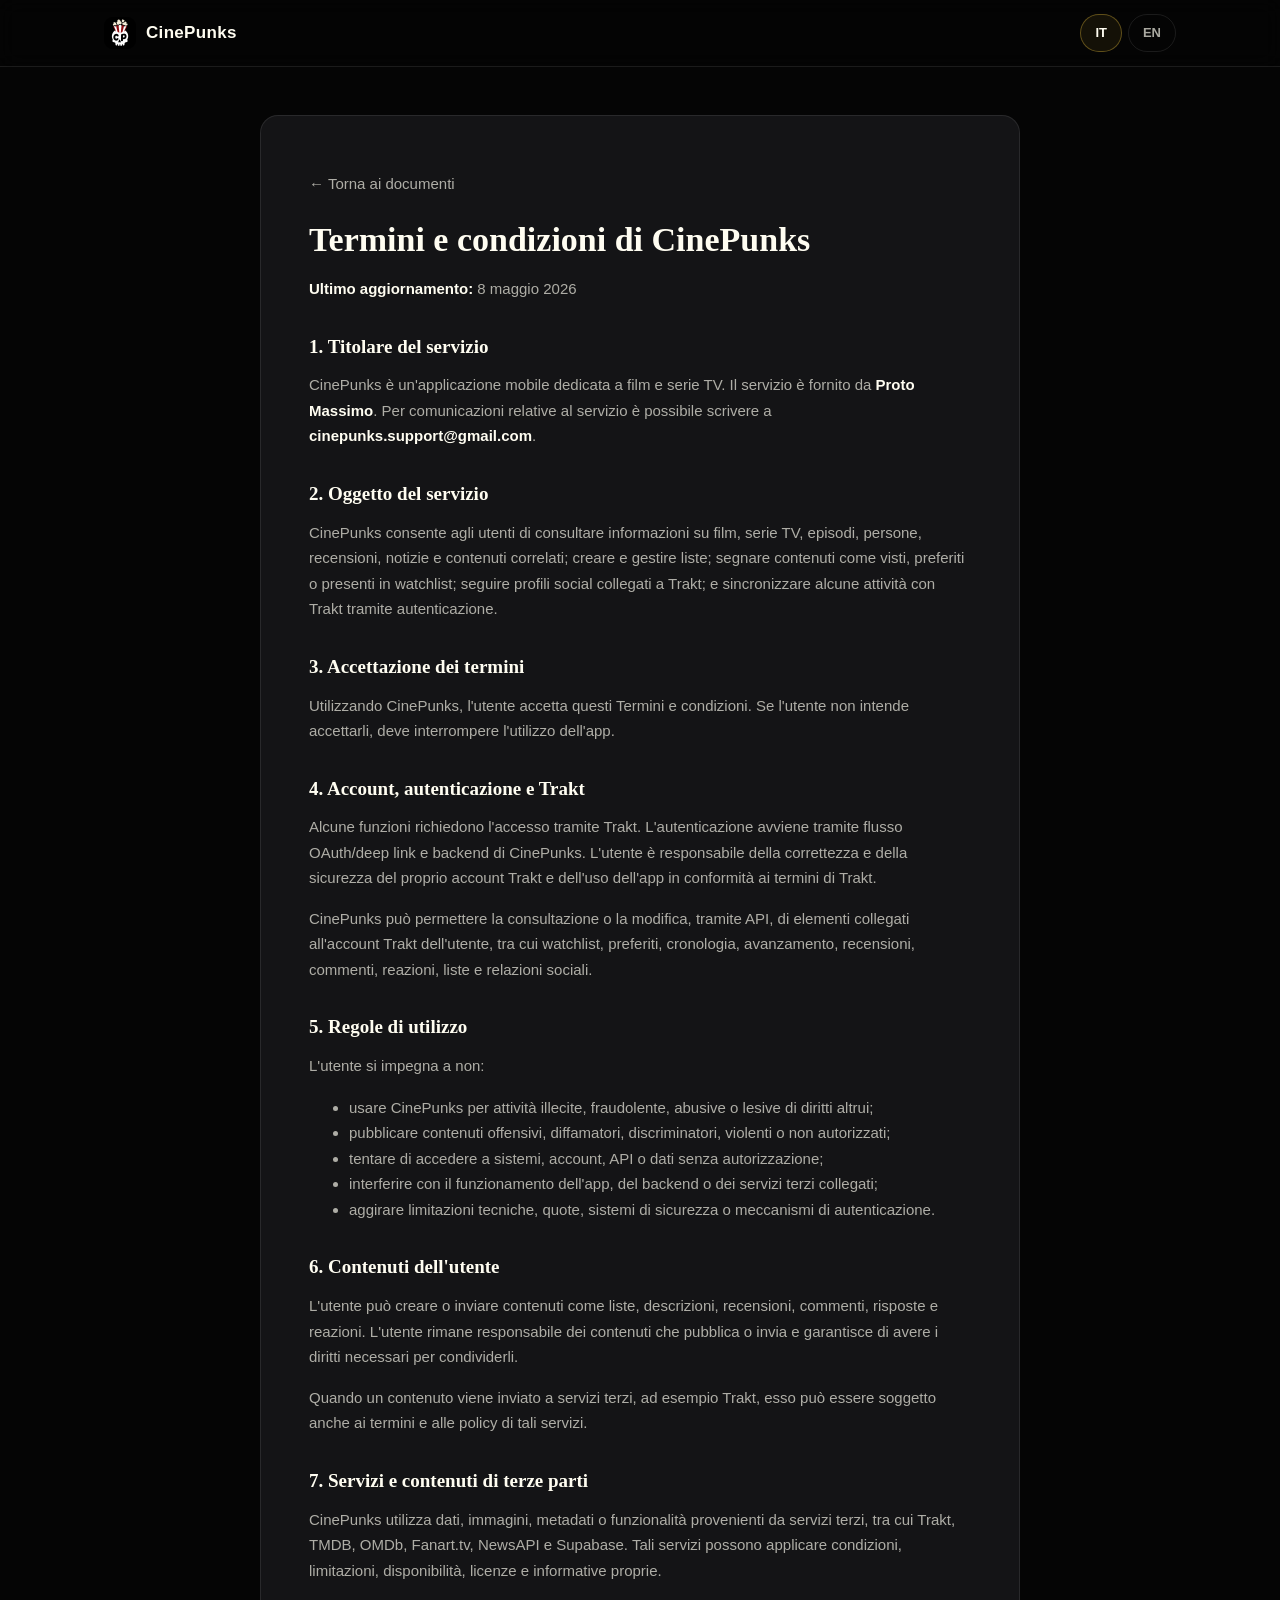
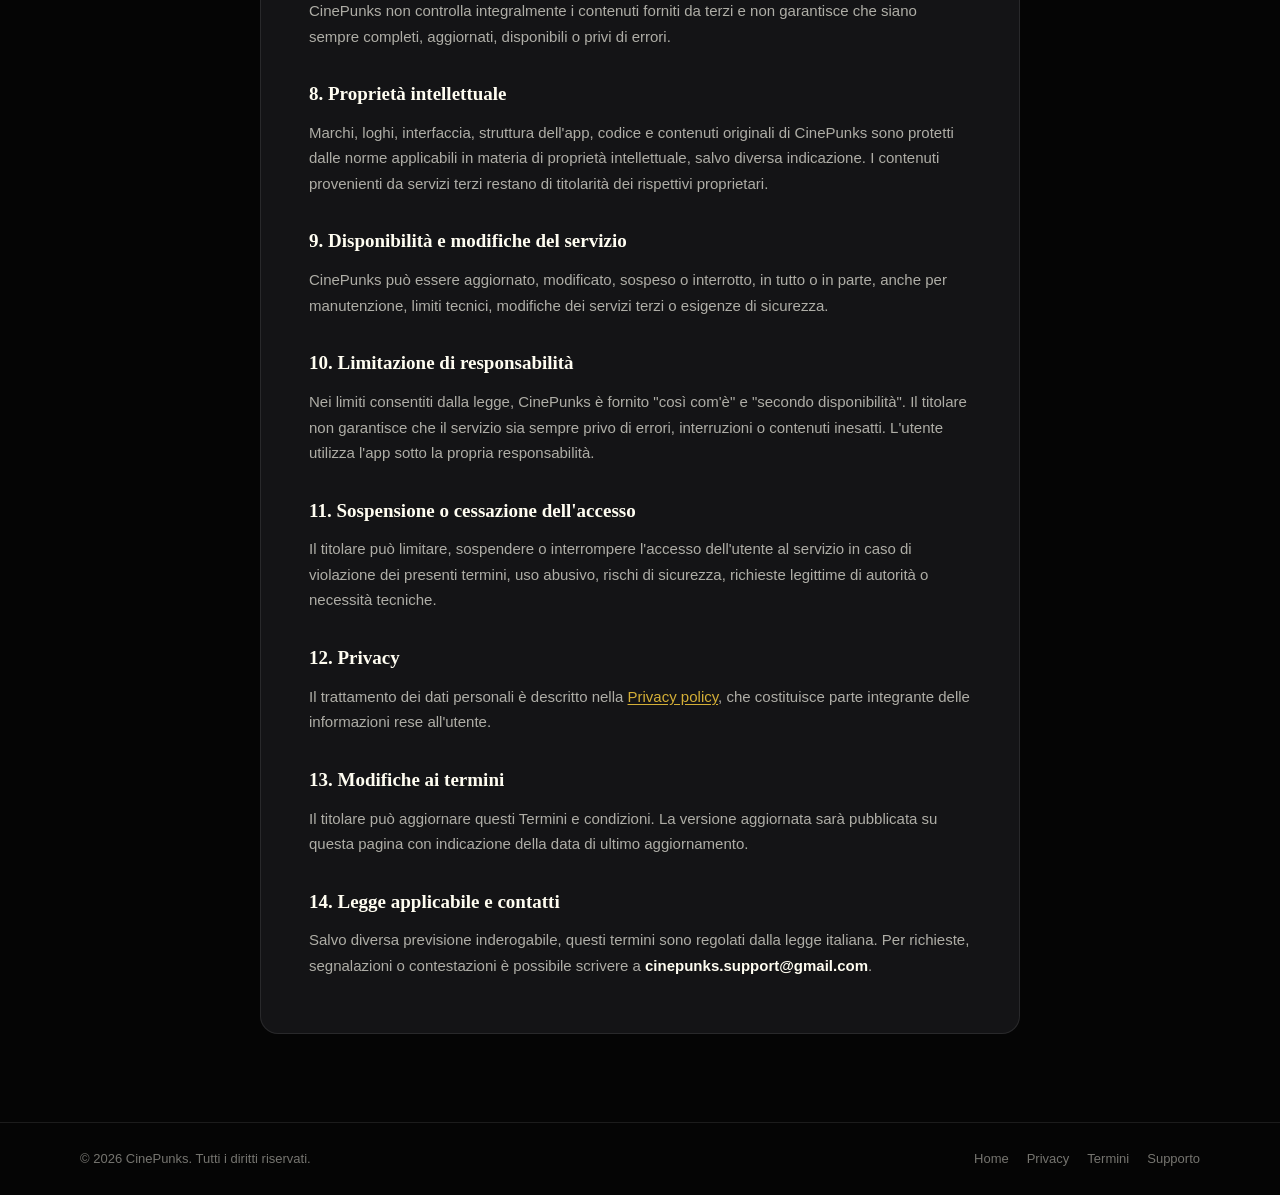
<file: legal/terms.html>
<!doctype html>
<html lang="it">
<head>
<meta charset="UTF-8" />
<meta name="viewport" content="width=device-width, initial-scale=1.0" />
<title>Termini e condizioni — CinePunks</title>
<meta name="description" content="Termini e condizioni di utilizzo dell'app CinePunks." />
<link rel="stylesheet" href="../styles.css" />
</head>
<body>

<header class="nav">
  <div class="nav-inner">
    <a class="brand" href="https://cinepunks.app/">
      <img class="brand-mark" src="../assets/icon.png" alt="CinePunks" />
      <span class="brand-name">CinePunks</span>
    </a>
    <div class="legal-lang-toggle">
      <a href="terms.html" class="active">IT</a>
      <a href="terms-en.html">EN</a>
    </div>
  </div>
</header>

<main class="legal-main">
  <div class="legal-card">
    <p class="legal-back"><a href="index.html">← Torna ai documenti</a></p>
    <h1>Termini e condizioni di CinePunks</h1>
    <p><strong>Ultimo aggiornamento:</strong> 8 maggio 2026</p>

    <h2>1. Titolare del servizio</h2>
    <p>
      CinePunks è un'applicazione mobile dedicata a film e serie TV. Il servizio è fornito da
      <strong>Proto Massimo</strong>. Per comunicazioni relative al servizio è possibile
      scrivere a <strong>cinepunks.support@gmail.com</strong>.
    </p>

    <h2>2. Oggetto del servizio</h2>
    <p>
      CinePunks consente agli utenti di consultare informazioni su film, serie TV, episodi, persone,
      recensioni, notizie e contenuti correlati; creare e gestire liste; segnare contenuti come visti,
      preferiti o presenti in watchlist; seguire profili social collegati a Trakt; e sincronizzare
      alcune attività con Trakt tramite autenticazione.
    </p>

    <h2>3. Accettazione dei termini</h2>
    <p>
      Utilizzando CinePunks, l'utente accetta questi Termini e condizioni. Se l'utente non intende
      accettarli, deve interrompere l'utilizzo dell'app.
    </p>

    <h2>4. Account, autenticazione e Trakt</h2>
    <p>
      Alcune funzioni richiedono l'accesso tramite Trakt. L'autenticazione avviene tramite flusso
      OAuth/deep link e backend di CinePunks. L'utente è responsabile della correttezza e della
      sicurezza del proprio account Trakt e dell'uso dell'app in conformità ai termini di Trakt.
    </p>
    <p>
      CinePunks può permettere la consultazione o la modifica, tramite API, di elementi collegati
      all'account Trakt dell'utente, tra cui watchlist, preferiti, cronologia, avanzamento, recensioni,
      commenti, reazioni, liste e relazioni sociali.
    </p>

    <h2>5. Regole di utilizzo</h2>
    <p>L'utente si impegna a non:</p>
    <ul>
      <li>usare CinePunks per attività illecite, fraudolente, abusive o lesive di diritti altrui;</li>
      <li>pubblicare contenuti offensivi, diffamatori, discriminatori, violenti o non autorizzati;</li>
      <li>tentare di accedere a sistemi, account, API o dati senza autorizzazione;</li>
      <li>interferire con il funzionamento dell'app, del backend o dei servizi terzi collegati;</li>
      <li>aggirare limitazioni tecniche, quote, sistemi di sicurezza o meccanismi di autenticazione.</li>
    </ul>

    <h2>6. Contenuti dell'utente</h2>
    <p>
      L'utente può creare o inviare contenuti come liste, descrizioni, recensioni, commenti, risposte
      e reazioni. L'utente rimane responsabile dei contenuti che pubblica o invia e garantisce di avere
      i diritti necessari per condividerli.
    </p>
    <p>
      Quando un contenuto viene inviato a servizi terzi, ad esempio Trakt, esso può essere soggetto
      anche ai termini e alle policy di tali servizi.
    </p>

    <h2>7. Servizi e contenuti di terze parti</h2>
    <p>
      CinePunks utilizza dati, immagini, metadati o funzionalità provenienti da servizi terzi, tra cui
      Trakt, TMDB, OMDb, Fanart.tv, NewsAPI e Supabase. Tali servizi possono applicare condizioni,
      limitazioni, disponibilità, licenze e informative proprie.
    </p>
    <p>
      CinePunks non controlla integralmente i contenuti forniti da terzi e non garantisce che siano
      sempre completi, aggiornati, disponibili o privi di errori.
    </p>

    <h2>8. Proprietà intellettuale</h2>
    <p>
      Marchi, loghi, interfaccia, struttura dell'app, codice e contenuti originali di CinePunks sono
      protetti dalle norme applicabili in materia di proprietà intellettuale, salvo diversa indicazione.
      I contenuti provenienti da servizi terzi restano di titolarità dei rispettivi proprietari.
    </p>

    <h2>9. Disponibilità e modifiche del servizio</h2>
    <p>
      CinePunks può essere aggiornato, modificato, sospeso o interrotto, in tutto o in parte, anche per
      manutenzione, limiti tecnici, modifiche dei servizi terzi o esigenze di sicurezza.
    </p>

    <h2>10. Limitazione di responsabilità</h2>
    <p>
      Nei limiti consentiti dalla legge, CinePunks è fornito "così com'è" e "secondo disponibilità".
      Il titolare non garantisce che il servizio sia sempre privo di errori, interruzioni o contenuti
      inesatti. L'utente utilizza l'app sotto la propria responsabilità.
    </p>

    <h2>11. Sospensione o cessazione dell'accesso</h2>
    <p>
      Il titolare può limitare, sospendere o interrompere l'accesso dell'utente al servizio in caso di
      violazione dei presenti termini, uso abusivo, rischi di sicurezza, richieste legittime di autorità
      o necessità tecniche.
    </p>

    <h2>12. Privacy</h2>
    <p>
      Il trattamento dei dati personali è descritto nella <a href="privacy.html">Privacy policy</a>,
      che costituisce parte integrante delle informazioni rese all'utente.
    </p>

    <h2>13. Modifiche ai termini</h2>
    <p>
      Il titolare può aggiornare questi Termini e condizioni. La versione aggiornata sarà pubblicata
      su questa pagina con indicazione della data di ultimo aggiornamento.
    </p>

    <h2>14. Legge applicabile e contatti</h2>
    <p>
      Salvo diversa previsione inderogabile, questi termini sono regolati dalla legge italiana.
      Per richieste, segnalazioni o contestazioni è possibile scrivere a
      <strong>cinepunks.support@gmail.com</strong>.
    </p>
  </div>
</main>

<footer class="footer">
  <div class="footer-inner">
    <span>© <span id="year"></span> CinePunks. Tutti i diritti riservati.</span>
    <div class="footer-links">
      <a href="https://cinepunks.app/">Home</a>
      <a href="privacy.html">Privacy</a>
      <a href="terms.html">Termini</a>
      <a href="support.html">Supporto</a>
    </div>
  </div>
</footer>

<script src="legal.js"></script>
</body>
</html>
</file>
<file: styles.css>
:root {
  --bg: #050505;
  --bg-soft: #0b0b0c;
  --surface: #141416;
  --border: rgba(255, 255, 255, 0.09);
  --text: #fffdf1;
  --text-dim: rgba(255, 253, 241, 0.66);
  --accent: #9c0001;
  --accent-2: #c30002;
  --gold: #d4af37;
  --radius: 18px;
  --max: 1120px;
}

* { box-sizing: border-box; }

html { scroll-behavior: smooth; }

body {
  margin: 0;
  background: var(--bg);
  color: var(--text);
  font-family: -apple-system, BlinkMacSystemFont, "Segoe UI", Roboto, Helvetica, Arial, sans-serif;
  line-height: 1.5;
  -webkit-font-smoothing: antialiased;
}

h1, h2, h3 {
  font-family: Georgia, "Iowan Old Style", "Times New Roman", serif;
  margin: 0 0 0.5em;
  line-height: 1.15;
}

p { color: var(--text-dim); }

a { color: inherit; text-decoration: none; }

img { max-width: 100%; display: block; }

.center { text-align: center; }

/* Nav */

.nav {
  position: sticky;
  top: 0;
  z-index: 50;
  background: rgba(5, 5, 5, 0.78);
  backdrop-filter: blur(10px);
  border-bottom: 1px solid var(--border);
}

.nav-inner {
  max-width: var(--max);
  margin: 0 auto;
  padding: 14px 24px;
  display: flex;
  align-items: center;
  gap: 24px;
}

.brand {
  display: flex;
  align-items: center;
  gap: 10px;
  font-weight: 700;
  letter-spacing: 0.02em;
  margin-right: auto;
}

.brand-mark {
  width: 32px;
  height: 32px;
  border-radius: 9px;
  object-fit: cover;
}

.brand-name { font-size: 17px; }

.nav-links {
  display: flex;
  gap: 28px;
  font-size: 14px;
  color: var(--text-dim);
}

.nav-links a:hover { color: var(--text); }

.nav-toggle {
  display: none;
  width: 34px;
  height: 34px;
  border: none;
  background: none;
  flex-direction: column;
  justify-content: center;
  gap: 5px;
  cursor: pointer;
}

.nav-toggle span {
  display: block;
  height: 2px;
  background: var(--text);
  border-radius: 2px;
}

/* Language switcher */

.lang-switch { position: relative; }

.lang-btn {
  display: flex;
  align-items: center;
  gap: 6px;
  padding: 8px 12px;
  border-radius: 999px;
  border: 1px solid var(--border);
  background: transparent;
  color: var(--text);
  font-size: 13px;
  font-weight: 600;
  letter-spacing: 0.03em;
  cursor: pointer;
}

.lang-btn:hover { border-color: rgba(255,255,255,0.25); }

.lang-btn svg { color: var(--gold); transition: transform 0.15s ease; }

.lang-switch.open .lang-btn svg { transform: rotate(180deg); }

.lang-menu {
  position: absolute;
  top: calc(100% + 8px);
  right: 0;
  min-width: 150px;
  margin: 0;
  padding: 6px;
  list-style: none;
  background: var(--surface);
  border: 1px solid var(--border);
  border-radius: 12px;
  box-shadow: 0 16px 40px rgba(0,0,0,0.45);
  display: none;
  z-index: 60;
}

.lang-switch.open .lang-menu { display: block; }

.lang-menu li {
  padding: 9px 12px;
  border-radius: 8px;
  font-size: 14px;
  color: var(--text-dim);
  cursor: pointer;
}

.lang-menu li:hover { background: rgba(255,255,255,0.06); color: var(--text); }

.lang-menu li[aria-selected="true"] { color: var(--gold); font-weight: 600; }

/* Download switcher */

.dl-switch { position: relative; }

.dl-btn { gap: 8px; cursor: pointer; border: none; }

.dl-btn svg { transition: transform 0.15s ease; }

.dl-switch.open .dl-btn svg { transform: rotate(180deg); }

.dl-menu {
  position: absolute;
  top: calc(100% + 8px);
  right: 0;
  min-width: 170px;
  margin: 0;
  padding: 6px;
  list-style: none;
  background: var(--surface);
  border: 1px solid var(--border);
  border-radius: 12px;
  box-shadow: 0 16px 40px rgba(0,0,0,0.45);
  display: none;
  z-index: 60;
}

.dl-switch.open .dl-menu { display: block; }

.dl-menu li a,
.dl-menu li.dl-disabled {
  display: flex;
  align-items: center;
  gap: 8px;
  padding: 9px 12px;
  border-radius: 8px;
  font-size: 14px;
}

.dl-menu .platform-icon { width: 14px; height: 14px; }

.dl-menu li a { color: var(--text-dim); }

.dl-menu li a:hover { background: rgba(255,255,255,0.06); color: var(--text); }

.dl-menu li.dl-disabled { color: rgba(255,253,241,0.35); cursor: not-allowed; }

/* Buttons */

.btn {
  display: inline-flex;
  align-items: center;
  justify-content: center;
  gap: 9px;
  padding: 12px 22px;
  border-radius: 999px;
  font-size: 14px;
  font-weight: 600;
  white-space: nowrap;
  transition: transform 0.15s ease, opacity 0.15s ease;
}

.platform-icon { width: 16px; height: 16px; fill: currentColor; flex-shrink: 0; }

.btn:hover { transform: translateY(-1px); }

.btn-primary {
  background: linear-gradient(135deg, var(--accent-2), var(--accent));
  color: var(--text);
}

.btn-ghost {
  background: transparent;
  color: var(--text);
  border: 1px solid var(--border);
}

/* Hero */

.hero { padding: 72px 24px 40px; }

.hero-inner {
  max-width: var(--max);
  margin: 0 auto;
  display: grid;
  grid-template-columns: 1.1fr 0.9fr;
  gap: 48px;
  align-items: center;
}

.eyebrow {
  color: var(--gold);
  text-transform: uppercase;
  letter-spacing: 0.16em;
  font-size: 12px;
  font-weight: 700;
  margin: 0 0 14px;
}

.hero h1 {
  font-size: clamp(34px, 5vw, 56px);
}

.hero-sub {
  font-size: 17px;
  max-width: 46ch;
  margin-bottom: 28px;
}

.center .hero-sub {
  margin-left: auto;
  margin-right: auto;
}

.hero-actions { display: flex; gap: 14px; flex-wrap: wrap; }

.hero-visual { display: flex; justify-content: center; }

/* Phone mockups */

.phone {
  position: relative;
  width: 260px;
  height: 540px;
  border-radius: 40px;
  background: var(--surface);
  border: 8px solid #1c1c1e;
  box-shadow: 0 30px 60px -20px rgba(156, 0, 1, 0.35), 0 10px 30px rgba(0,0,0,0.5);
  overflow: hidden;
}

.phone-sm { width: 180px; height: 374px; border-radius: 30px; border-width: 6px; }

.phone-screen {
  position: absolute;
  inset: 0;
  width: 100%;
  height: 100%;
  object-fit: cover;
  object-position: top center;
  background: var(--bg-soft);
}

/* Sections */

.section { padding: 88px 24px; }

.section-alt { background: var(--bg-soft); }

.section-inner { max-width: var(--max); margin: 0 auto; }

.section-narrow { max-width: 720px; }

.section h2 { font-size: clamp(26px, 3.4vw, 36px); margin-bottom: 44px; }

.grid { display: grid; gap: 22px; }

.grid-3 { grid-template-columns: repeat(3, 1fr); }

.card {
  background: var(--surface);
  border: 1px solid var(--border);
  border-radius: var(--radius);
  padding: 26px;
  transition: border-color 0.2s ease;
}

.card:hover { border-color: rgba(212, 175, 55, 0.35); }

.card-icon {
  width: 42px;
  height: 42px;
  border-radius: 12px;
  display: grid;
  place-items: center;
  background: linear-gradient(135deg, var(--accent-2), var(--accent));
  color: var(--text);
  margin-bottom: 16px;
  transition: transform 0.25s ease;
}

.card:hover .card-icon { transform: scale(1.08) rotate(-4deg); }

.card-icon svg { display: block; }

.card h3 { font-size: 17px; margin-bottom: 8px; }

.card p { font-size: 14.5px; margin: 0; }

/* Gallery */

.gallery {
  display: flex;
  flex-direction: column;
  gap: 40px;
}

.gallery-row {
  display: flex;
  gap: 24px;
  justify-content: center;
  flex-wrap: wrap;
}

.gallery-item {
  margin: 0;
  text-align: center;
}

.plain-shot {
  width: 180px;
  height: auto;
  border-radius: 18px;
  display: block;
}

.gallery-item figcaption {
  margin-top: 14px;
  max-width: 180px;
  margin-left: auto;
  margin-right: auto;
  font-size: 13.5px;
  line-height: 1.4;
  color: var(--text-dim);
}

.note {
  text-align: center;
  font-size: 13px;
  margin-top: 32px;
  color: rgba(255,253,241,0.4);
}

/* FAQ */

.faq-list { display: flex; flex-direction: column; gap: 12px; }

.faq-item {
  background: var(--surface);
  border: 1px solid var(--border);
  border-radius: 14px;
  padding: 18px 22px;
}

.faq-item summary {
  cursor: pointer;
  font-weight: 600;
  font-size: 15.5px;
  list-style: none;
}

.faq-item summary::-webkit-details-marker { display: none; }

.faq-item summary::after {
  content: "+";
  float: right;
  color: var(--gold);
  font-size: 18px;
}

.faq-item[open] summary::after { content: "–"; }

.faq-item p { margin: 12px 0 0; font-size: 14.5px; }

/* Contact */

.contact-actions { margin: 24px 0 18px; }

/* Footer */

.footer {
  border-top: 1px solid var(--border);
  padding: 26px 24px;
}

.footer-inner {
  max-width: var(--max);
  margin: 0 auto;
  display: flex;
  justify-content: space-between;
  flex-wrap: wrap;
  gap: 12px;
  font-size: 13px;
  color: rgba(255,253,241,0.45);
}

.footer-links { display: flex; gap: 18px; }

/* Legal pages */

.legal-lang-toggle { display: flex; gap: 6px; }

.legal-lang-toggle a {
  padding: 8px 14px;
  border-radius: 999px;
  border: 1px solid var(--border);
  font-size: 13px;
  font-weight: 600;
  color: var(--text-dim);
}

.legal-lang-toggle a:hover { color: var(--text); }

.legal-lang-toggle a.active {
  color: var(--text);
  border-color: rgba(212, 175, 55, 0.4);
  background: rgba(212, 175, 55, 0.08);
}

.legal-main { padding: 48px 24px 88px; }

.legal-card {
  max-width: 760px;
  margin: 0 auto;
  background: var(--surface);
  border: 1px solid var(--border);
  border-radius: var(--radius);
  padding: 40px clamp(24px, 4vw, 48px);
}

.legal-card h1 { font-size: clamp(26px, 4vw, 34px); }

.legal-card h2 { font-size: 19px; margin-top: 34px; }

.legal-card p,
.legal-card li {
  color: var(--text-dim);
  font-size: 15px;
  line-height: 1.7;
}

.legal-card strong { color: var(--text); }

.legal-card a { color: var(--gold); text-decoration: underline; text-underline-offset: 2px; }

.legal-back { margin-bottom: 24px; font-size: 14px; }

.legal-back a { color: var(--text-dim); text-decoration: none; }

.legal-back a:hover { color: var(--text); }

.legal-card .contact-card {
  margin: 24px 0;
  padding: 18px;
  border: 1px solid var(--border);
  border-radius: 12px;
  background: var(--bg-soft);
}

.legal-card .contact-card p { margin: 0; color: var(--text); }

.legal-card .contact-card p + p { margin-top: 8px; }

.legal-hub-links { display: grid; gap: 12px; margin-top: 32px; }

.legal-hub-links a {
  display: block;
  padding: 16px 18px;
  border: 1px solid var(--border);
  border-radius: 12px;
  background: var(--bg-soft);
  color: var(--text);
  font-weight: 600;
  text-decoration: none;
}

.legal-hub-links a:hover { border-color: rgba(212, 175, 55, 0.35); }

/* Responsive */

@media (max-width: 880px) {
  .hero-inner { grid-template-columns: 1fr; }
  .hero-visual { order: -1; }
  .grid-3 { grid-template-columns: repeat(2, 1fr); }
  .nav-links { display: none; }
  .nav-cta { display: none; }
  .nav-toggle { display: flex; }

  .nav.open .nav-links {
    display: flex;
    position: absolute;
    top: 100%;
    left: 0;
    right: 0;
    flex-direction: column;
    background: var(--bg);
    border-bottom: 1px solid var(--border);
    padding: 18px 24px;
    gap: 16px;
  }
}

@media (max-width: 560px) {
  .grid-3 { grid-template-columns: 1fr; }
  .phone-hero { width: 220px; height: 460px; }
  .gallery { gap: 16px; }
}
</file>
